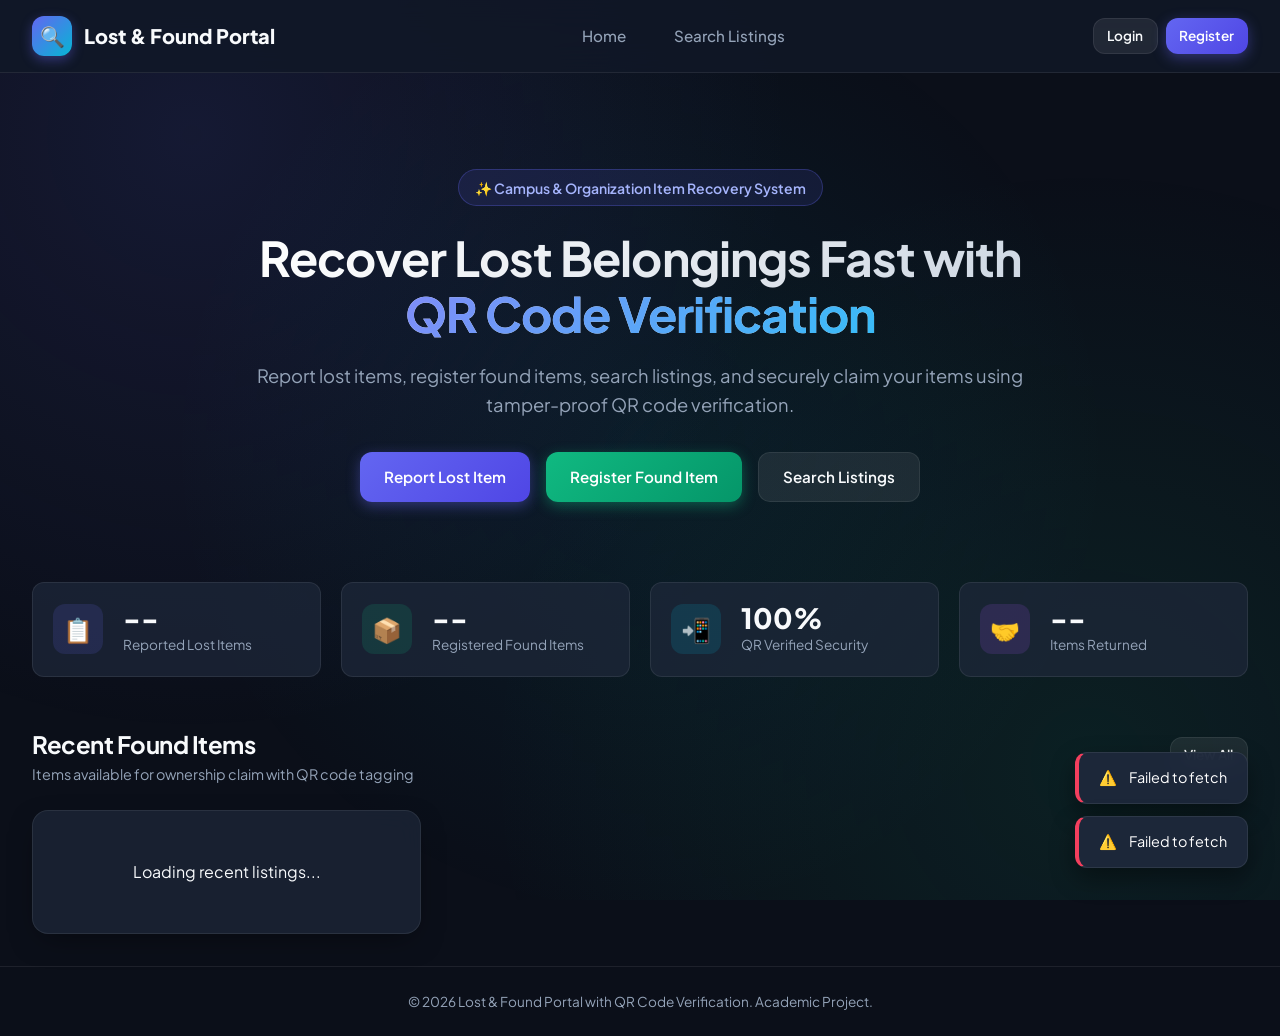
<file: frontend/index.html>
<!DOCTYPE html>
<html lang="en">
<head>
  <meta charset="UTF-8">
  <meta name="viewport" content="width=device-width, initial-scale=1.0">
  <title>Lost & Found Portal with QR Code Verification</title>
  <link rel="stylesheet" href="css/styles.css">
</head>
<body>

  <!-- Navigation Bar -->
  <nav class="navbar">
    <div class="nav-container">
      <a href="index.html" class="brand">
        <div class="brand-icon">🔍</div>
        <span>Lost & Found Portal</span>
      </a>
      <div class="nav-links" id="nav-links-area">
        <!-- Injected by app.js -->
      </div>
      <div id="user-nav-area">
        <!-- Injected by app.js -->
      </div>
    </div>
  </nav>

  <!-- Hero Section -->
  <main class="main-content">
    <section class="hero">
      <div class="hero-badge">✨ Campus & Organization Item Recovery System</div>
      <h1 class="hero-title">Recover Lost Belongings Fast with <span class="hero-highlight">QR Code Verification</span></h1>
      <p class="hero-desc">Report lost items, register found items, search listings, and securely claim your items using tamper-proof QR code verification.</p>
      <div class="hero-actions">
        <a href="report-lost.html" class="btn btn-primary">Report Lost Item</a>
        <a href="register-found.html" class="btn btn-success">Register Found Item</a>
        <a href="search.html" class="btn btn-secondary">Search Listings</a>
      </div>
    </section>

    <!-- Quick Stats Cards -->
    <div class="stats-grid" style="margin-top: 2rem;">
      <div class="stat-card">
        <div class="stat-icon">📋</div>
        <div>
          <div class="stat-value" id="stat-lost">--</div>
          <div class="stat-label">Reported Lost Items</div>
        </div>
      </div>
      <div class="stat-card">
        <div class="stat-icon" style="background:rgba(16, 185, 129, 0.15); color:#6ee7b7;">📦</div>
        <div>
          <div class="stat-value" id="stat-found">--</div>
          <div class="stat-label">Registered Found Items</div>
        </div>
      </div>
      <div class="stat-card">
        <div class="stat-icon" style="background:rgba(6, 182, 212, 0.15); color:#67e8f9;">📲</div>
        <div>
          <div class="stat-value" id="stat-qr">100%</div>
          <div class="stat-label">QR Verified Security</div>
        </div>
      </div>
      <div class="stat-card">
        <div class="stat-icon" style="background:rgba(168, 85, 247, 0.15); color:#d8b4fe;">🤝</div>
        <div>
          <div class="stat-value" id="stat-returned">--</div>
          <div class="stat-label">Items Returned</div>
        </div>
      </div>
    </div>

    <!-- Recent Found Items Grid -->
    <section style="margin-top: 3rem;">
      <div style="display:flex; justify-content:space-between; align-items:center; margin-bottom: 1.5rem;">
        <div>
          <h2>Recent Found Items</h2>
          <p style="color:var(--text-muted); font-size:0.9rem;">Items available for ownership claim with QR code tagging</p>
        </div>
        <a href="search.html" class="btn btn-sm btn-secondary">View All</a>
      </div>
      <div class="items-grid" id="recent-items-grid">
        <div class="card" style="text-align:center; padding:3rem;">Loading recent listings...</div>
      </div>
    </section>
  </main>

  <footer>
    <p>&copy; 2026 Lost & Found Portal with QR Code Verification. Academic Project.</p>
  </footer>

  <script src="js/app.js"></script>
  <script>
    document.addEventListener('DOMContentLoaded', async () => {
      try {
        const stats = await fetchApi('/admin/dashboard');
        document.getElementById('stat-lost').innerText = stats.totalLostItems || 0;
        document.getElementById('stat-found').innerText = stats.totalFoundItems || 0;
        document.getElementById('stat-returned').innerText = stats.returnedItems || 0;
      } catch (e) {}

      try {
        const foundItems = await fetchApi('/found-items');
        const grid = document.getElementById('recent-items-grid');
        if (!foundItems || foundItems.length === 0) {
          grid.innerHTML = '<div class="card" style="grid-column:1/-1; text-align:center; padding:2rem;">No found items registered yet.</div>';
          return;
        }

        grid.innerHTML = foundItems.slice(0, 6).map(item => `
          <div class="card item-card">
            <img src="${item.imageUrl || 'https://images.unsplash.com/photo-1584438784894-089d6a62b8fa?w=500&auto=format&fit=crop&q=60'}" class="item-card-img" alt="${escapeHtml(item.itemName)}" />
            <div class="item-card-header">
              <span class="item-title">${escapeHtml(item.itemName)}</span>
              ${getStatusBadge(item.status)}
            </div>
            <div class="item-meta">
              <span class="meta-tag">🏷️ ${escapeHtml(item.category)}</span>
              <span class="meta-tag">📍 ${escapeHtml(item.locationFound)}</span>
              <span class="meta-tag">📅 ${item.dateFound || ''}</span>
            </div>
            <div style="margin-top:auto; display:flex; justify-content:space-between; align-items:center; pt-2;">
              <span style="font-size:0.75rem; color:var(--text-subtle);">Code: ${item.foundItemIdCode}</span>
              <a href="item-details.html?type=found&id=${item.id}" class="btn btn-sm btn-primary">View & Claim</a>
            </div>
          </div>
        `).join('');
      } catch (e) {}
    });
  </script>
</body>
</html>
</file>
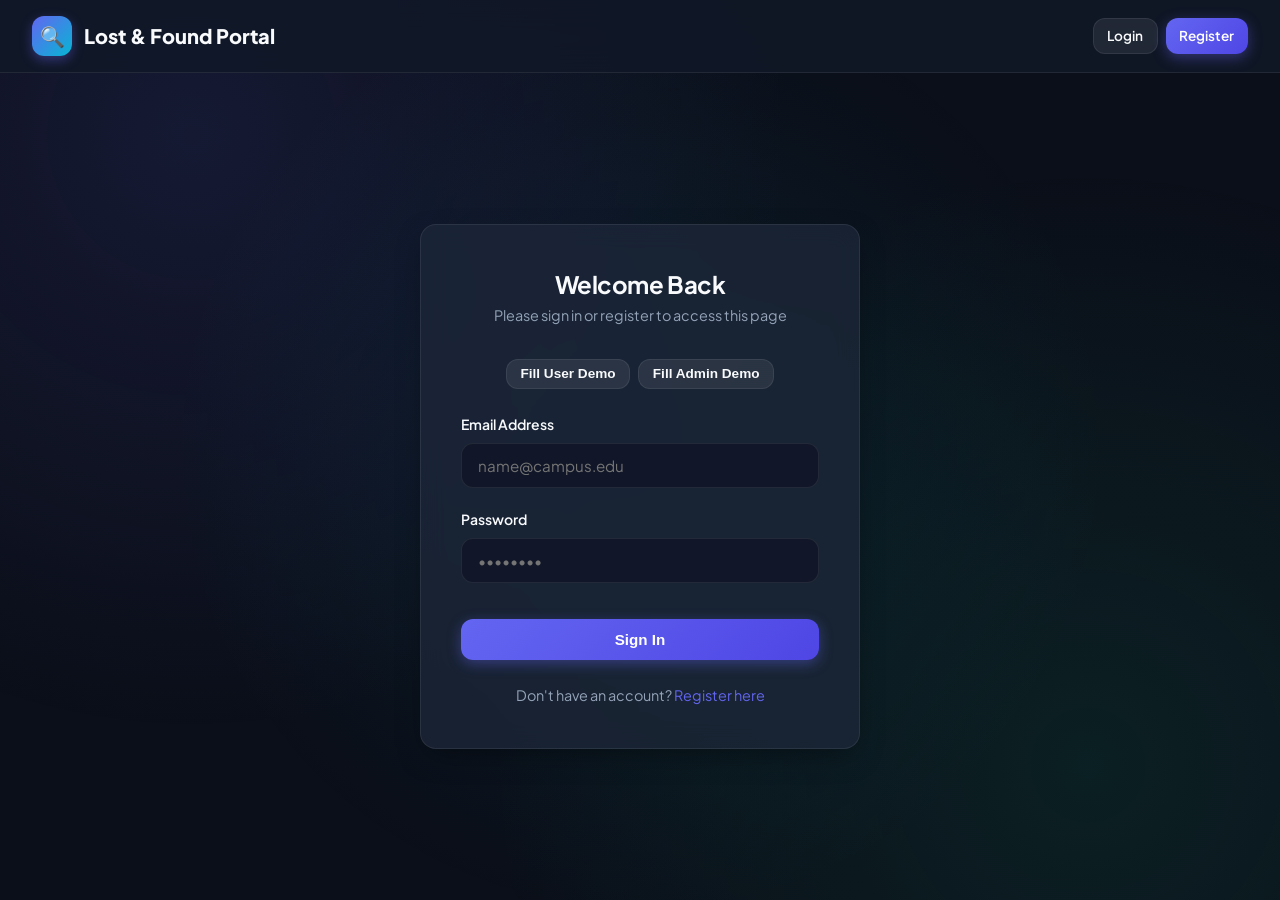
<file: frontend/admin-dashboard.html>
<!DOCTYPE html>
<html lang="en">
<head>
  <meta charset="UTF-8">
  <meta name="viewport" content="width=device-width, initial-scale=1.0">
  <title>Admin Dashboard - Lost & Found Portal</title>
  <link rel="stylesheet" href="css/styles.css">
</head>
<body>

  <nav class="navbar">
    <div class="nav-container">
      <a href="index.html" class="brand">
        <div class="brand-icon">🔍</div>
        <span>Lost & Found Portal</span>
      </a>
      <div class="nav-links" id="nav-links-area"></div>
      <div id="user-nav-area"></div>
    </div>
  </nav>

  <main class="main-content">
    <div style="display:flex; justify-content:space-between; align-items:center; margin-bottom:2rem; flex-wrap:wrap; gap:1rem;">
      <div>
        <h1>Administrator Portal</h1>
        <p style="color:var(--text-muted);">Manage system records, verify ownership claims, scan QR codes, and approve item returns</p>
      </div>
      <div style="display:flex; gap:0.75rem;">
        <a href="qr-verification.html" class="btn btn-primary">📱 Open QR Scanner</a>
        <a href="transaction-history.html" class="btn btn-secondary">📜 View Audit Log</a>
      </div>
    </div>

    <!-- Analytics Cards -->
    <div class="stats-grid">
      <div class="stat-card">
        <div class="stat-icon">👥</div>
        <div>
          <div class="stat-value" id="adm-users">--</div>
          <div class="stat-label">Total Users</div>
        </div>
      </div>
      <div class="stat-card">
        <div class="stat-icon" style="background:rgba(244, 63, 94, 0.15); color:#fda4af;">📋</div>
        <div>
          <div class="stat-value" id="adm-lost">--</div>
          <div class="stat-label">Lost Reports</div>
        </div>
      </div>
      <div class="stat-card">
        <div class="stat-icon" style="background:rgba(16, 185, 129, 0.15); color:#6ee7b7;">📦</div>
        <div>
          <div class="stat-value" id="adm-found">--</div>
          <div class="stat-label">Found Records</div>
        </div>
      </div>
      <div class="stat-card">
        <div class="stat-icon" style="background:rgba(245, 158, 11, 0.15); color:#fcd34d;">⌛</div>
        <div>
          <div class="stat-value" id="adm-claims">--</div>
          <div class="stat-label">Pending Claims</div>
        </div>
      </div>
      <div class="stat-card">
        <div class="stat-icon" style="background:rgba(168, 85, 247, 0.15); color:#d8b4fe;">🔗</div>
        <div>
          <div class="stat-value" id="adm-matched">--</div>
          <div class="stat-label">Matched Items</div>
        </div>
      </div>
      <div class="stat-card">
        <div class="stat-icon" style="background:rgba(6, 182, 212, 0.15); color:#67e8f9;">✅</div>
        <div>
          <div class="stat-value" id="adm-claimed">--</div>
          <div class="stat-label">Claimed Items</div>
        </div>
      </div>
      <div class="stat-card">
        <div class="stat-icon" style="background:rgba(16, 185, 129, 0.15); color:#6ee7b7;">🤝</div>
        <div>
          <div class="stat-value" id="adm-returned">--</div>
          <div class="stat-label">Returned Items</div>
        </div>
      </div>
      <div class="stat-card">
        <div class="stat-icon" style="background:rgba(244, 63, 94, 0.15); color:#fda4af;">❌</div>
        <div>
          <div class="stat-value" id="adm-rejected">--</div>
          <div class="stat-label">Rejected Claims</div>
        </div>
      </div>
    </div>

    <!-- Admin Tabs Navigation -->
    <div class="tabs">
      <button class="tab-btn active" onclick="switchAdminTab('claims')">Claim Management</button>
      <button class="tab-btn" onclick="switchAdminTab('found')">Found Items</button>
      <button class="tab-btn" onclick="switchAdminTab('lost')">Lost Items</button>
      <button class="tab-btn" onclick="switchAdminTab('users')">User Accounts</button>
    </div>

    <!-- Section 1: Claims Management -->
    <div id="adm-tab-claims" class="tab-content active">
      <div class="table-container">
        <table class="data-table">
          <thead>
            <tr>
              <th>Claim Code</th>
              <th>Found Item</th>
              <th>Claimant</th>
              <th>Contact Details</th>
              <th>Status</th>
              <th>QR Status</th>
              <th>Verification & Approval Actions</th>
            </tr>
          </thead>
          <tbody id="adm-claims-body">
            <tr><td colspan="7" style="text-align:center;">Loading claims...</td></tr>
          </tbody>
        </table>
      </div>
    </div>

    <!-- Section 2: Found Items Management -->
    <div id="adm-tab-found" class="tab-content">
      <div class="table-container">
        <table class="data-table">
          <thead>
            <tr>
              <th>Item Code</th>
              <th>Item Name</th>
              <th>Category</th>
              <th>Location</th>
              <th>Date Found</th>
              <th>Status</th>
              <th>QR Code & Number</th>
              <th>Actions</th>
            </tr>
          </thead>
          <tbody id="adm-found-body">
            <tr><td colspan="8" style="text-align:center;">Loading found items...</td></tr>
          </tbody>
        </table>
      </div>
    </div>

    <!-- Section 3: Lost Items Management -->
    <div id="adm-tab-lost" class="tab-content">
      <div class="table-container">
        <table class="data-table">
          <thead>
            <tr>
              <th>Item Code</th>
              <th>Item Name</th>
              <th>Category</th>
              <th>Reporter</th>
              <th>Location Lost</th>
              <th>Date Lost</th>
              <th>Status</th>
              <th>Actions</th>
            </tr>
          </thead>
          <tbody id="adm-lost-body">
            <tr><td colspan="8" style="text-align:center;">Loading lost items...</td></tr>
          </tbody>
        </table>
      </div>
    </div>

    <!-- Section 4: Users Management -->
    <div id="adm-tab-users" class="tab-content">
      <div class="table-container">
        <table class="data-table">
          <thead>
            <tr>
              <th>ID</th>
              <th>Full Name</th>
              <th>Email</th>
              <th>Phone Number</th>
              <th>Student/Employee ID</th>
              <th>Role</th>
              <th>Registered Date</th>
            </tr>
          </thead>
          <tbody id="adm-users-body">
            <tr><td colspan="7" style="text-align:center;">Loading users...</td></tr>
          </tbody>
        </table>
      </div>
    </div>
  </main>

  <script src="js/app.js"></script>
  <script>
    function switchAdminTab(tabId) {
      document.querySelectorAll('.tab-btn').forEach(btn => btn.classList.remove('active'));
      document.querySelectorAll('.tab-content').forEach(c => c.classList.remove('active'));

      event.target.classList.add('active');
      document.getElementById(`adm-tab-${tabId}`).classList.add('active');
    }

    async function loadAdminData() {
      const user = await requireAuth('ADMIN');
      if (!user) return;

      try {
        const stats = await fetchApi('/admin/dashboard');
        document.getElementById('adm-users').innerText = stats.totalUsers || 0;
        document.getElementById('adm-lost').innerText = stats.totalLostItems || 0;
        document.getElementById('adm-found').innerText = stats.totalFoundItems || 0;
        document.getElementById('adm-claims').innerText = stats.pendingClaims || 0;
        document.getElementById('adm-matched').innerText = stats.matchedItems || 0;
        document.getElementById('adm-claimed').innerText = stats.claimedItems || 0;
        document.getElementById('adm-returned').innerText = stats.returnedItems || 0;
        document.getElementById('adm-rejected').innerText = stats.rejectedClaims || 0;

        // 1. Claims
        const claims = await fetchApi('/claims');
        const cBody = document.getElementById('adm-claims-body');
        if (!claims || claims.length === 0) {
          cBody.innerHTML = '<tr><td colspan="7" style="text-align:center; padding:1.5rem;">No claims submitted yet.</td></tr>';
        } else {
          cBody.innerHTML = claims.map(c => `
            <tr>
              <td><strong>${c.claimIdCode}</strong></td>
              <td>${escapeHtml(c.foundItemName)} (${c.foundItemCode})</td>
              <td>${escapeHtml(c.claimantName)}</td>
              <td>${escapeHtml(c.contactDetails)}</td>
              <td>${getStatusBadge(c.status)}</td>
              <td><span style="font-size:0.8rem; color:var(--text-muted);">${escapeHtml(c.qrVerificationResult || 'Scan Needed')}</span></td>
              <td>
                <div style="display:flex; gap:0.35rem; flex-wrap:wrap;">
                  <a href="qr-verification.html?claimId=${c.id}&foundCode=${c.foundItemCode}" class="btn btn-sm btn-primary" title="Scan or Verify physical QR code">📱 Verify QR</a>
                  ${c.status === 'PENDING' || c.status === 'UNDER_REVIEW' ? `
                    <button onclick="approveClaimDirect(${c.id})" class="btn btn-sm btn-success" title="Approve claim directly">✅ Approve</button>
                    <button onclick="rejectClaimDirect(${c.id})" class="btn btn-sm btn-danger" title="Reject claim">❌ Reject</button>
                  ` : ''}
                  ${c.status === 'APPROVED' ? `<button onclick="markReturned(${c.id})" class="btn btn-sm btn-success">🤝 Mark Returned</button>` : ''}
                </div>
              </td>
            </tr>
          `).join('');
        }

        // 2. Found Items
        const found = await fetchApi('/found-items');
        const fBody = document.getElementById('adm-found-body');
        if (!found || found.length === 0) {
          fBody.innerHTML = '<tr><td colspan="8" style="text-align:center; padding:1.5rem;">No found items.</td></tr>';
        } else {
          fBody.innerHTML = found.map(item => {
            const qrNum = item.qrCodeId || item.foundItemIdCode;
            return `
              <tr>
                <td><code>${item.foundItemIdCode}</code></td>
                <td><strong>${escapeHtml(item.itemName)}</strong></td>
                <td>${escapeHtml(item.category)}</td>
                <td>${escapeHtml(item.locationFound)}</td>
                <td>${item.dateFound}</td>
                <td>${getStatusBadge(item.status)}</td>
                <td>
                  <div style="display:flex; flex-direction:column; gap:0.35rem;">
                    <div style="display:flex; align-items:center; gap:0.35rem; flex-wrap:wrap;">
                      <code style="font-size:0.85rem; color:var(--accent-cyan); background:rgba(6, 182, 212, 0.12); padding:0.2rem 0.45rem; border-radius:4px; font-weight:600;">${escapeHtml(qrNum)}</code>
                      <button onclick="copyToClipboard('${escapeHtml(qrNum)}', 'QR Code Number ${escapeHtml(qrNum)} copied!')" class="btn btn-sm btn-secondary" style="padding:0.15rem 0.4rem; font-size:0.75rem;" title="Copy QR Code number to clipboard">📋 Copy</button>
                    </div>
                    <div style="display:flex; gap:0.35rem; margin-top:0.15rem; flex-wrap:wrap;">
                      <a href="qr-verification.html?code=${encodeURIComponent(qrNum)}" class="btn btn-sm btn-primary" style="padding:0.15rem 0.45rem; font-size:0.75rem;" title="Verify QR Code">📱 Verify</a>
                      <a href="/api/qr/image/${item.id}" target="_blank" download="QR-${item.foundItemIdCode}.png" class="btn btn-sm btn-secondary" style="padding:0.15rem 0.45rem; font-size:0.75rem;" title="View or Download QR Image">🖼️ Image</a>
                    </div>
                  </div>
                </td>
                <td>
                  <select onchange="updateFoundStatus(${item.id}, this.value)" class="form-control" style="padding:0.25rem 0.5rem; font-size:0.8rem; width:auto;">
                    <option value="" disabled selected>Change Status</option>
                    <option value="REPORTED">REPORTED</option>
                    <option value="MATCHED">MATCHED</option>
                    <option value="CLAIMED">CLAIMED</option>
                    <option value="RETURNED">RETURNED</option>
                    <option value="REJECTED">REJECTED</option>
                  </select>
                </td>
              </tr>
            `;
          }).join('');
        }

        // 3. Lost Items
        const lost = await fetchApi('/lost-items');
        const lBody = document.getElementById('adm-lost-body');
        if (!lost || lost.length === 0) {
          lBody.innerHTML = '<tr><td colspan="8" style="text-align:center; padding:1.5rem;">No lost items.</td></tr>';
        } else {
          lBody.innerHTML = lost.map(item => `
            <tr>
              <td><code>${item.lostItemIdCode}</code></td>
              <td><strong>${escapeHtml(item.itemName)}</strong></td>
              <td>${escapeHtml(item.category)}</td>
              <td>${escapeHtml(item.reporterName)}</td>
              <td>${escapeHtml(item.locationLost)}</td>
              <td>${item.dateLost}</td>
              <td>${getStatusBadge(item.status)}</td>
              <td>
                <select onchange="updateLostStatus(${item.id}, this.value)" class="form-control" style="padding:0.25rem 0.5rem; font-size:0.8rem; width:auto;">
                  <option value="" disabled selected>Change Status</option>
                  <option value="REPORTED">REPORTED</option>
                  <option value="MATCHED">MATCHED</option>
                  <option value="CLAIMED">CLAIMED</option>
                  <option value="RETURNED">RETURNED</option>
                  <option value="REJECTED">REJECTED</option>
                </select>
              </td>
            </tr>
          `).join('');
        }

        // 4. Users
        const users = await fetchApi('/users');
        const uBody = document.getElementById('adm-users-body');
        if (!users || users.length === 0) {
          uBody.innerHTML = '<tr><td colspan="7" style="text-align:center; padding:1.5rem;">No registered users.</td></tr>';
        } else {
          uBody.innerHTML = users.map(u => `
            <tr>
              <td>#${u.id}</td>
              <td><strong>${escapeHtml(u.fullName)}</strong></td>
              <td>${escapeHtml(u.email)}</td>
              <td>${escapeHtml(u.phoneNumber)}</td>
              <td>${escapeHtml(u.studentEmpId)}</td>
              <td><span class="${u.role === 'ADMIN' ? 'role-pill admin' : 'role-pill user'}">${u.role}</span></td>
              <td>${u.createdAt ? u.createdAt.split('T')[0] : ''}</td>
            </tr>
          `).join('');
        }

      } catch (err) {}
    }

    async function approveClaimDirect(claimId) {
      if (!confirm("Are you sure you want to approve this claim? Status will be updated to APPROVED & CLAIMED.")) return;
      try {
        await fetchApi(`/claims/${claimId}/review?status=APPROVED&adminNotes=Approved by Admin&qrVerificationResult=QR Verified & Approved`, { method: 'PUT' });
        showToast('Claim approved successfully! Item status changed to CLAIMED.', 'success');
        loadAdminData();
      } catch (err) {}
    }

    async function rejectClaimDirect(claimId) {
      if (!confirm("Are you sure you want to reject this claim?")) return;
      try {
        await fetchApi(`/claims/${claimId}/review?status=REJECTED&adminNotes=Rejected by Admin`, { method: 'PUT' });
        showToast('Claim rejected.', 'error');
        loadAdminData();
      } catch (err) {}
    }

    async function updateFoundStatus(id, newStatus) {
      if (!newStatus) return;
      try {
        await fetchApi(`/admin/found-items/${id}/status?status=${newStatus}`, { method: 'PUT' });
        showToast(`Status updated to ${newStatus}`, 'success');
        loadAdminData();
      } catch (err) {}
    }

    async function updateLostStatus(id, newStatus) {
      if (!newStatus) return;
      try {
        await fetchApi(`/admin/lost-items/${id}/status?status=${newStatus}`, { method: 'PUT' });
        showToast(`Status updated to ${newStatus}`, 'success');
        loadAdminData();
      } catch (err) {}
    }

    async function markReturned(claimId) {
      if (!confirm("Are you sure you want to mark this item as physically RETURNED to the claimant?")) return;
      try {
        await fetchApi(`/claims/${claimId}/return`, { method: 'PUT' });
        showToast('Item successfully marked as RETURNED', 'success');
        loadAdminData();
      } catch (err) {}
    }

    document.addEventListener('DOMContentLoaded', loadAdminData);
  </script>
</body>
</html>
</file>
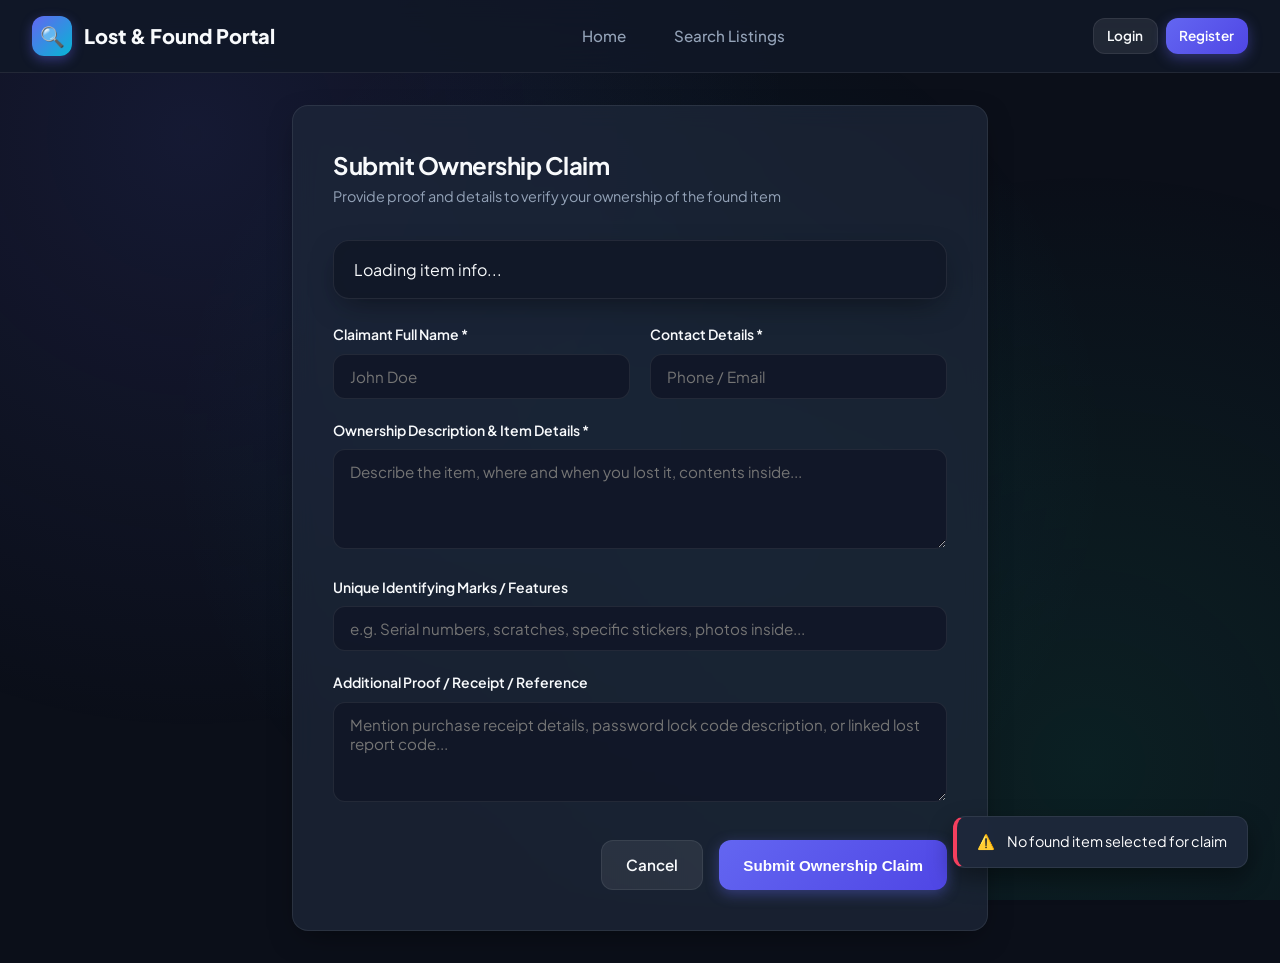
<file: frontend/claim-item.html>
<!DOCTYPE html>
<html lang="en">
<head>
  <meta charset="UTF-8">
  <meta name="viewport" content="width=device-width, initial-scale=1.0">
  <title>Submit Claim - Lost & Found Portal</title>
  <link rel="stylesheet" href="css/styles.css">
</head>
<body>

  <nav class="navbar">
    <div class="nav-container">
      <a href="index.html" class="brand">
        <div class="brand-icon">🔍</div>
        <span>Lost & Found Portal</span>
      </a>
      <div class="nav-links" id="nav-links-area"></div>
      <div id="user-nav-area"></div>
    </div>
  </nav>

  <main class="main-content" style="max-width:760px;">
    <div class="card" style="padding:2.5rem;">
      <div style="margin-bottom:2rem;">
        <h2>Submit Ownership Claim</h2>
        <p style="color:var(--text-muted); font-size:0.9rem;">Provide proof and details to verify your ownership of the found item</p>
      </div>

      <!-- Item Preview Summary -->
      <div id="item-summary" class="card" style="margin-bottom:1.5rem; background:rgba(17, 24, 39, 0.9); padding:1rem 1.25rem;">
        Loading item info...
      </div>

      <form id="claim-form">
        <input type="hidden" id="foundItemId" />
        <input type="hidden" id="lostItemId" />

        <div class="form-row">
          <div class="form-group">
            <label class="form-label" for="claimantName">Claimant Full Name *</label>
            <input type="text" id="claimantName" class="form-control" required placeholder="John Doe" />
          </div>
          <div class="form-group">
            <label class="form-label" for="contactDetails">Contact Details *</label>
            <input type="text" id="contactDetails" class="form-control" required placeholder="Phone / Email" />
          </div>
        </div>

        <div class="form-group">
          <label class="form-label" for="itemDescription">Ownership Description & Item Details *</label>
          <textarea id="itemDescription" class="form-control" required placeholder="Describe the item, where and when you lost it, contents inside..."></textarea>
        </div>

        <div class="form-group">
          <label class="form-label" for="identifyingDetails">Unique Identifying Marks / Features</label>
          <input type="text" id="identifyingDetails" class="form-control" placeholder="e.g. Serial numbers, scratches, specific stickers, photos inside..." />
        </div>

        <div class="form-group">
          <label class="form-label" for="proofDetails">Additional Proof / Receipt / Reference</label>
          <textarea id="proofDetails" class="form-control" placeholder="Mention purchase receipt details, password lock code description, or linked lost report code..."></textarea>
        </div>

        <div style="display:flex; justify-content:flex-end; gap:1rem; margin-top:2rem;">
          <a href="search.html" class="btn btn-secondary">Cancel</a>
          <button type="submit" class="btn btn-primary">Submit Ownership Claim</button>
        </div>
      </form>
    </div>
  </main>

  <script src="js/app.js"></script>
  <script>
    const urlParams = new URLSearchParams(window.location.search);
    const foundId = urlParams.get('foundId');
    const lostId = urlParams.get('lostId');

    async function initClaimForm() {
      if (!foundId) {
        showToast('No found item selected for claim', 'error');
        setTimeout(() => window.location.href = 'search.html', 1500);
        return;
      }

      document.getElementById('foundItemId').value = foundId;
      if (lostId) document.getElementById('lostItemId').value = lostId;

      try {
        const item = await fetchApi(`/found-items/${foundId}`);
        document.getElementById('item-summary').innerHTML = `
          <div style="display:flex; justify-content:space-between; align-items:center;">
            <div>
              <div style="font-size:0.8rem; color:var(--text-subtle);">Claiming Found Item:</div>
              <strong style="font-size:1.1rem; color:var(--text-main);">${escapeHtml(item.itemName)}</strong>
              <div style="font-size:0.85rem; color:var(--text-muted);">${escapeHtml(item.category)} • ${escapeHtml(item.locationFound)}</div>
            </div>
            <div><code>${item.foundItemIdCode}</code></div>
          </div>
        `;

        const user = await fetchApi('/auth/me');
        if (user) {
          document.getElementById('claimantName').value = user.fullName || '';
          document.getElementById('contactDetails').value = `${user.email} | ${user.phoneNumber || ''}`;
        }
      } catch (err) {}
    }

    document.getElementById('claim-form').addEventListener('submit', async (e) => {
      e.preventDefault();

      const payload = {
        foundItemId: parseInt(document.getElementById('foundItemId').value),
        lostItemId: document.getElementById('lostItemId').value ? parseInt(document.getElementById('lostItemId').value) : null,
        claimantName: document.getElementById('claimantName').value.trim(),
        contactDetails: document.getElementById('contactDetails').value.trim(),
        itemDescription: document.getElementById('itemDescription').value.trim(),
        identifyingDetails: document.getElementById('identifyingDetails').value.trim(),
        proofDetails: document.getElementById('proofDetails').value.trim()
      };

      try {
        const res = await fetchApi('/claims', {
          method: 'POST',
          body: JSON.stringify(payload)
        });

        showToast(`Ownership claim submitted! Claim Code: ${res.claimIdCode}`, 'success');
        setTimeout(() => {
          window.location.href = 'claim-status.html';
        }, 1000);
      } catch (err) {}
    });

    document.addEventListener('DOMContentLoaded', initClaimForm);
  </script>
</body>
</html>
</file>
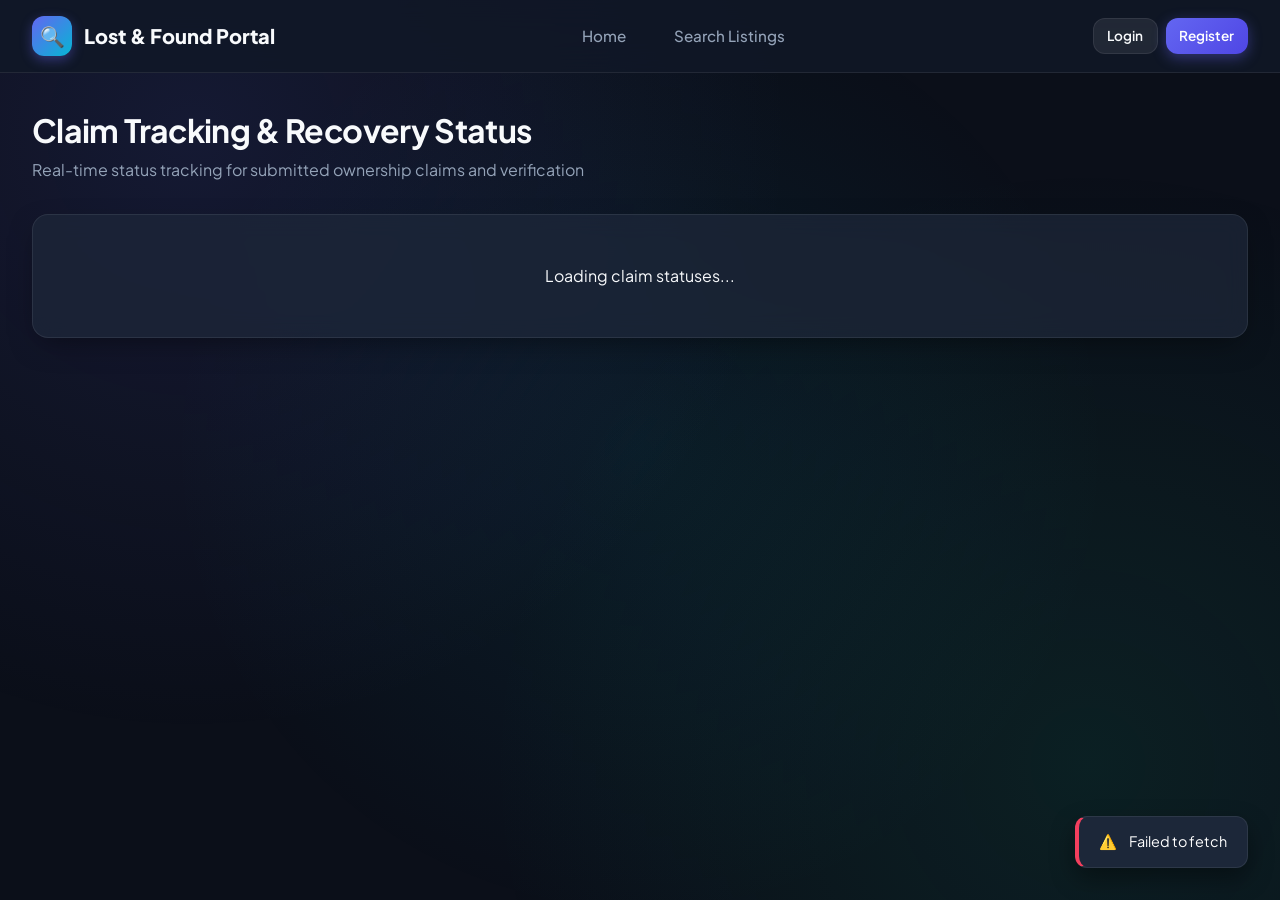
<file: frontend/claim-status.html>
<!DOCTYPE html>
<html lang="en">
<head>
  <meta charset="UTF-8">
  <meta name="viewport" content="width=device-width, initial-scale=1.0">
  <title>Track Claim Status - Lost & Found Portal</title>
  <link rel="stylesheet" href="css/styles.css">
</head>
<body>

  <nav class="navbar">
    <div class="nav-container">
      <a href="index.html" class="brand">
        <div class="brand-icon">🔍</div>
        <span>Lost & Found Portal</span>
      </a>
      <div class="nav-links" id="nav-links-area"></div>
      <div id="user-nav-area"></div>
    </div>
  </nav>

  <main class="main-content">
    <div style="margin-bottom:2rem;">
      <h1>Claim Tracking & Recovery Status</h1>
      <p style="color:var(--text-muted);">Real-time status tracking for submitted ownership claims and verification</p>
    </div>

    <div id="claims-status-container" style="display:flex; flex-direction:column; gap:1.5rem;">
      <div class="card" style="text-align:center; padding:3rem;">Loading claim statuses...</div>
    </div>
  </main>

  <script src="js/app.js"></script>
  <script>
    async function loadClaims() {
      try {
        const claims = await fetchApi('/claims/my');
        const container = document.getElementById('claims-status-container');

        if (!claims || claims.length === 0) {
          container.innerHTML = '<div class="card" style="text-align:center; padding:3rem;">No active claim requests submitted yet.</div>';
          return;
        }

        container.innerHTML = claims.map(c => `
          <div class="card" style="padding:2rem;">
            <div style="display:flex; justify-content:space-between; align-items:flex-start; flex-wrap:wrap; gap:1rem; margin-bottom:1rem;">
              <div>
                <div style="font-size:0.8rem; color:var(--text-subtle);">Claim Reference Code:</div>
                <strong style="font-size:1.2rem; color:var(--primary);">${c.claimIdCode}</strong>
                <div style="font-size:0.95rem; color:var(--text-main); margin-top:0.25rem;">
                  Item: <strong>${escapeHtml(c.foundItemName)}</strong> (<code>${c.foundItemCode}</code>)
                </div>
              </div>
              <div>${getStatusBadge(c.status)}</div>
            </div>

            <!-- Workflow Lifecycle Tracker -->
            <div style="display:flex; justify-content:space-between; align-items:center; background:rgba(17, 24, 39, 0.9); padding:1rem 1.5rem; border-radius:12px; margin:1.5rem 0; gap:0.5rem; overflow-x:auto;">
              <div style="text-align:center; flex:1;">
                <div style="width:28px; height:28px; border-radius:50%; background:#10b981; color:#fff; display:flex; align-items:center; justify-content:center; margin:0 auto 0.35rem; font-size:0.75rem; font-weight:700;">✓</div>
                <div style="font-size:0.75rem; font-weight:600;">CLAIM SUBMITTED</div>
              </div>
              <div style="height:2px; background:var(--border-color); flex:1;"></div>
              <div style="text-align:center; flex:1;">
                <div style="width:28px; height:28px; border-radius:50%; background:${c.status !== 'PENDING' ? '#10b981' : 'var(--border-color)'}; color:#fff; display:flex; align-items:center; justify-content:center; margin:0 auto 0.35rem; font-size:0.75rem; font-weight:700;">${c.status !== 'PENDING' ? '✓' : '2'}</div>
                <div style="font-size:0.75rem; font-weight:600;">UNDER REVIEW</div>
              </div>
              <div style="height:2px; background:var(--border-color); flex:1;"></div>
              <div style="text-align:center; flex:1;">
                <div style="width:28px; height:28px; border-radius:50%; background:${c.status === 'APPROVED' || c.status === 'RETURNED' ? '#10b981' : (c.status === 'REJECTED' ? '#f43f5e' : 'var(--border-color)')}; color:#fff; display:flex; align-items:center; justify-content:center; margin:0 auto 0.35rem; font-size:0.75rem; font-weight:700;">${c.status === 'APPROVED' || c.status === 'RETURNED' ? '✓' : (c.status === 'REJECTED' ? '✕' : '3')}</div>
                <div style="font-size:0.75rem; font-weight:600;">${c.status === 'REJECTED' ? 'REJECTED' : 'QR VERIFIED'}</div>
              </div>
              <div style="height:2px; background:var(--border-color); flex:1;"></div>
              <div style="text-align:center; flex:1;">
                <div style="width:28px; height:28px; border-radius:50%; background:${c.status === 'RETURNED' ? '#10b981' : 'var(--border-color)'}; color:#fff; display:flex; align-items:center; justify-content:center; margin:0 auto 0.35rem; font-size:0.75rem; font-weight:700;">${c.status === 'RETURNED' ? '✓' : '4'}</div>
                <div style="font-size:0.75rem; font-weight:600;">HANDOVER COMPLETE</div>
              </div>
            </div>

            <div style="display:grid; grid-template-columns:1fr 1fr; gap:1.5rem; font-size:0.9rem;">
              <div>
                <strong>Claimant Details:</strong> ${escapeHtml(c.claimantName)} (${escapeHtml(c.contactDetails)})
                <br>
                <strong>Identifying Proof:</strong> ${escapeHtml(c.identifyingDetails || 'Provided')}
              </div>
              <div>
                <strong>QR Verification Status:</strong> ${escapeHtml(c.qrVerificationResult || 'Pending Administrator QR Scan')}
                <br>
                <strong>Admin Notes:</strong> ${escapeHtml(c.adminNotes || 'Review in progress by administration office')}
              </div>
            </div>
          </div>
        `).join('');

      } catch (err) {}
    }

    document.addEventListener('DOMContentLoaded', loadClaims);
  </script>
</body>
</html>
</file>
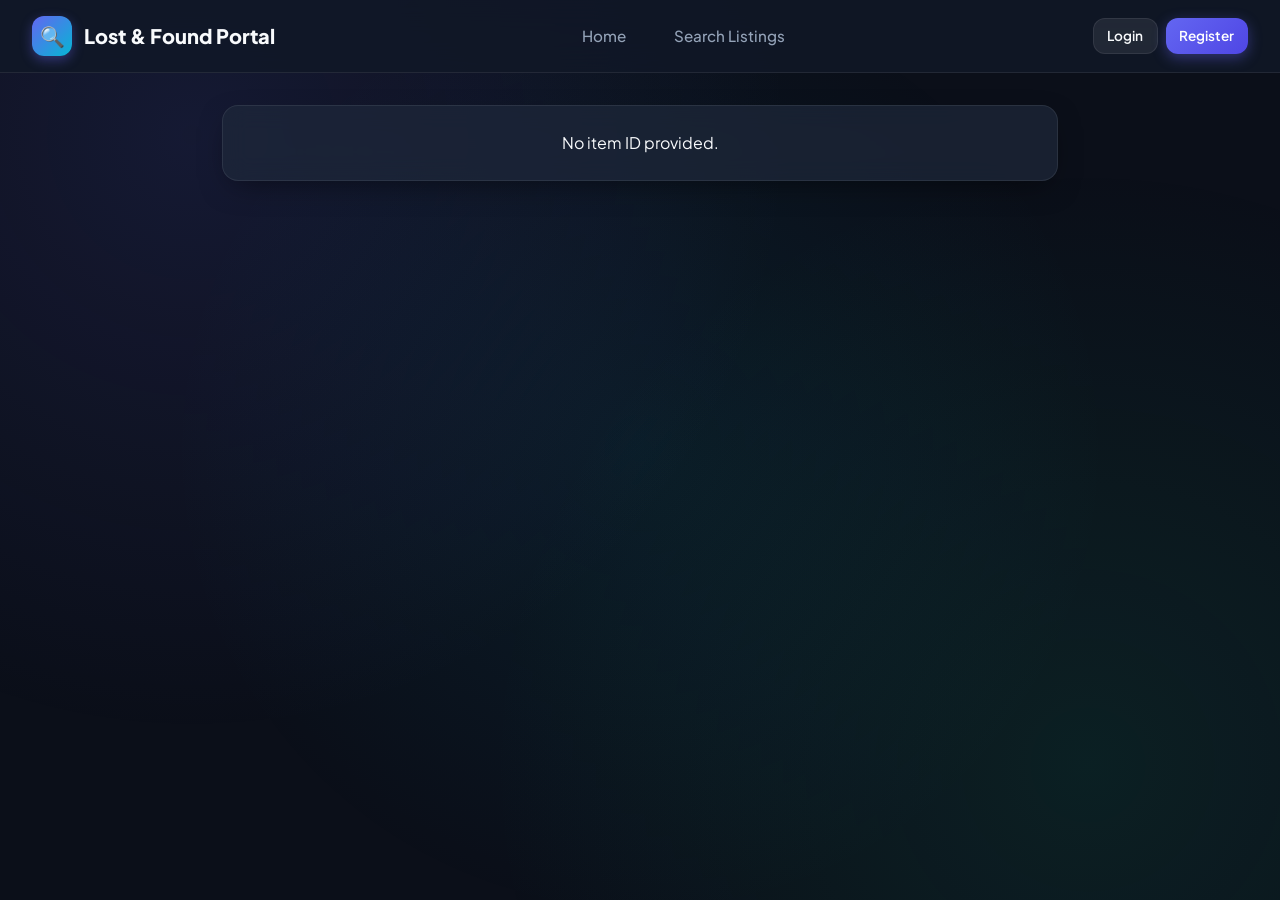
<file: frontend/item-details.html>
<!DOCTYPE html>
<html lang="en">
<head>
  <meta charset="UTF-8">
  <meta name="viewport" content="width=device-width, initial-scale=1.0">
  <title>Item Details - Lost & Found Portal</title>
  <link rel="stylesheet" href="css/styles.css">
</head>
<body>

  <nav class="navbar">
    <div class="nav-container">
      <a href="index.html" class="brand">
        <div class="brand-icon">🔍</div>
        <span>Lost & Found Portal</span>
      </a>
      <div class="nav-links" id="nav-links-area"></div>
      <div id="user-nav-area"></div>
    </div>
  </nav>

  <main class="main-content" style="max-width:900px;">
    <div id="details-container">Loading item details...</div>
  </main>

  <script src="js/app.js"></script>
  <script>
    const urlParams = new URLSearchParams(window.location.search);
    const itemType = urlParams.get('type') || 'found';
    const itemId = urlParams.get('id');

    async function loadItemDetails() {
      if (!itemId) {
        document.getElementById('details-container').innerHTML = '<div class="card" style="text-align:center;">No item ID provided.</div>';
        return;
      }

      try {
        const endpoint = itemType === 'lost' ? `/lost-items/${itemId}` : `/found-items/${itemId}`;
        const item = await fetchApi(endpoint);

        const container = document.getElementById('details-container');

        let qrSection = '';
        if (itemType === 'found' && item.qrCodeImageBase64) {
          qrSection = `
            <div class="card" style="margin-top:1.5rem; text-align:center; padding:1.5rem;">
              <h4>Associated Security QR Code</h4>
              <p style="color:var(--text-muted); font-size:0.85rem; margin-bottom:1rem;">Scan this QR code during claiming for verification</p>
              <img src="${item.qrCodeImageBase64}" style="width:180px; height:180px; border-radius:12px; background:#fff; padding:10px; margin-bottom:1rem;" />
              <div style="font-size:0.8rem; color:var(--text-subtle); margin-bottom:1rem;">QR ID: ${item.qrCodeId || 'N/A'}</div>
              <a href="/api/qr/image/${item.id}" class="btn btn-sm btn-secondary" download>Download QR PNG Image</a>
            </div>
          `;
        }

        const claimBtn = itemType === 'found' && (item.status === 'REPORTED' || item.status === 'MATCHED') ?
          `<a href="claim-item.html?foundId=${item.id}" class="btn btn-primary">✋ Submit Ownership Claim</a>` : '';

        container.innerHTML = `
          <div class="card" style="padding:2.5rem;">
            <div style="display:flex; justify-content:space-between; align-items:flex-start; margin-bottom:1.5rem; flex-wrap:wrap; gap:1rem;">
              <div>
                <span class="badge ${itemType === 'lost' ? 'badge-type-lost' : 'badge-type-found'}">${itemType.toUpperCase()} ITEM</span>
                <h1 style="margin-top:0.35rem;">${escapeHtml(item.itemName)}</h1>
                <div style="font-size:0.9rem; color:var(--text-muted);">Unique ID: <code>${item.lostItemIdCode || item.foundItemIdCode}</code></div>
              </div>
              <div>${getStatusBadge(item.status)}</div>
            </div>

            <div style="display:grid; grid-template-columns: 1fr 1fr; gap:2rem; margin-bottom:1.5rem;">
              <div>
                <img src="${item.imageUrl || 'https://images.unsplash.com/photo-1584438784894-089d6a62b8fa?w=500&auto=format&fit=crop&q=60'}" style="width:100%; height:260px; object-fit:cover; border-radius:12px; border:1px solid var(--border-color);" />
              </div>
              <div style="display:flex; flex-direction:column; gap:0.75rem;">
                <div><strong>Category:</strong> ${escapeHtml(item.category)}</div>
                <div><strong>Location ${itemType === 'lost' ? 'Lost' : 'Found'}:</strong> ${escapeHtml(item.locationLost || item.locationFound)}</div>
                <div><strong>Date ${itemType === 'lost' ? 'Lost' : 'Found'}:</strong> ${item.dateLost || item.dateFound}</div>
                <div><strong>Time:</strong> ${item.timeLost || item.timeFound || 'Not specified'}</div>
                <div><strong>Color:</strong> ${escapeHtml(item.color || 'N/A')}</div>
                <div><strong>Brand:</strong> ${escapeHtml(item.brand || 'N/A')}</div>
                <div><strong>Characteristics:</strong> ${escapeHtml(item.characteristics || 'None')}</div>
              </div>
            </div>

            <div style="border-top:1px solid var(--border-color); pt-3; margin-top:1rem; padding-top:1.5rem;">
              <h4>Full Description</h4>
              <p style="color:var(--text-muted); margin-top:0.5rem;">${escapeHtml(item.description)}</p>
            </div>

            ${qrSection}

            <div style="display:flex; justify-content:space-between; align-items:center; margin-top:2rem; border-top:1px solid var(--border-color); padding-top:1.5rem;">
              <a href="search.html" class="btn btn-secondary">← Back to Search</a>
              ${claimBtn}
            </div>
          </div>
        `;
      } catch (err) {}
    }

    document.addEventListener('DOMContentLoaded', loadItemDetails);
  </script>
</body>
</html>
</file>
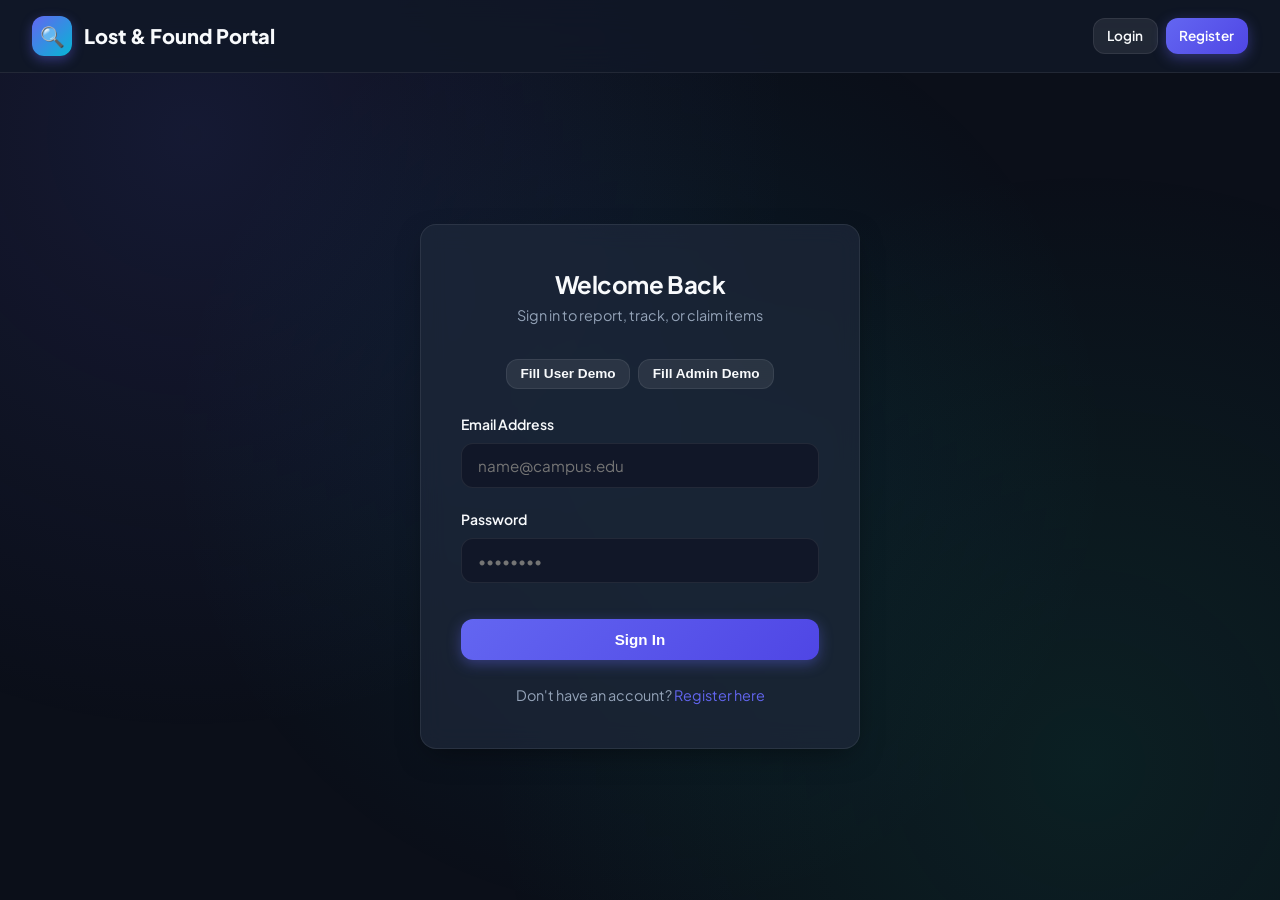
<file: frontend/login.html>
<!DOCTYPE html>
<html lang="en">
<head>
  <meta charset="UTF-8">
  <meta name="viewport" content="width=device-width, initial-scale=1.0">
  <title>Login - Lost & Found Portal</title>
  <link rel="stylesheet" href="css/styles.css">
</head>
<body>

  <nav class="navbar">
    <div class="nav-container">
      <a href="index.html" class="brand">
        <div class="brand-icon">🔍</div>
        <span>Lost & Found Portal</span>
      </a>
      <div id="user-nav-area"></div>
    </div>
  </nav>

  <main class="main-content" style="display:flex; align-items:center; justify-content:center; min-height:80vh;">
    <div class="card" style="width:100%; max-width:440px; padding:2.5rem;">
      <div style="text-align:center; margin-bottom:2rem;">
        <h2>Welcome Back</h2>
        <p style="color:var(--text-muted); font-size:0.9rem;" id="login-subtext">Sign in to report, track, or claim items</p>
      </div>

      <!-- Quick Demo Fill Buttons -->
      <div style="display:flex; gap:0.5rem; margin-bottom:1.5rem; justify-content:center;">
        <button type="button" onclick="fillDemo('user')" class="btn btn-sm btn-secondary">Fill User Demo</button>
        <button type="button" onclick="fillDemo('admin')" class="btn btn-sm btn-secondary">Fill Admin Demo</button>
      </div>

      <form id="login-form">
        <div class="form-group">
          <label class="form-label" for="email">Email Address</label>
          <input type="email" id="email" class="form-control" required placeholder="name@campus.edu" />
        </div>

        <div class="form-group">
          <label class="form-label" for="password">Password</label>
          <input type="password" id="password" class="form-control" required placeholder="••••••••" />
        </div>

        <button type="submit" class="btn btn-primary" style="width:100%; margin-top:1rem;">Sign In</button>
      </form>

      <div style="text-align:center; margin-top:1.5rem; font-size:0.9rem; color:var(--text-muted);" id="register-link-container">
        Don't have an account? <a id="reg-link" href="register.html">Register here</a>
      </div>
    </div>
  </main>

  <script src="js/app.js"></script>
  <script>
    const urlParams = new URLSearchParams(window.location.search);
    const redirectUrl = urlParams.get('redirect');

    if (redirectUrl) {
      document.getElementById('login-subtext').innerText = 'Please sign in or register to access this page';
      document.getElementById('reg-link').href = `register.html?redirect=${encodeURIComponent(redirectUrl)}`;
    }

    function fillDemo(type) {
      if (type === 'admin') {
        document.getElementById('email').value = 'admin@campus.edu';
        document.getElementById('password').value = 'admin123';
      } else {
        document.getElementById('email').value = 'john@student.edu';
        document.getElementById('password').value = 'user123';
      }
    }

    document.getElementById('login-form').addEventListener('submit', async (e) => {
      e.preventDefault();
      const email = document.getElementById('email').value.trim();
      const password = document.getElementById('password').value;

      try {
        const res = await fetchApi('/auth/login', {
          method: 'POST',
          body: JSON.stringify({ email, password })
        });

        showToast('Login successful!', 'success');
        setTimeout(() => {
          if (redirectUrl) {
            window.location.href = redirectUrl;
          } else if (res.user.role === 'ADMIN') {
            window.location.href = 'admin-dashboard.html';
          } else {
            window.location.href = 'user-dashboard.html';
          }
        }, 600);
      } catch (err) {}
    });
  </script>
</body>
</html>
</file>
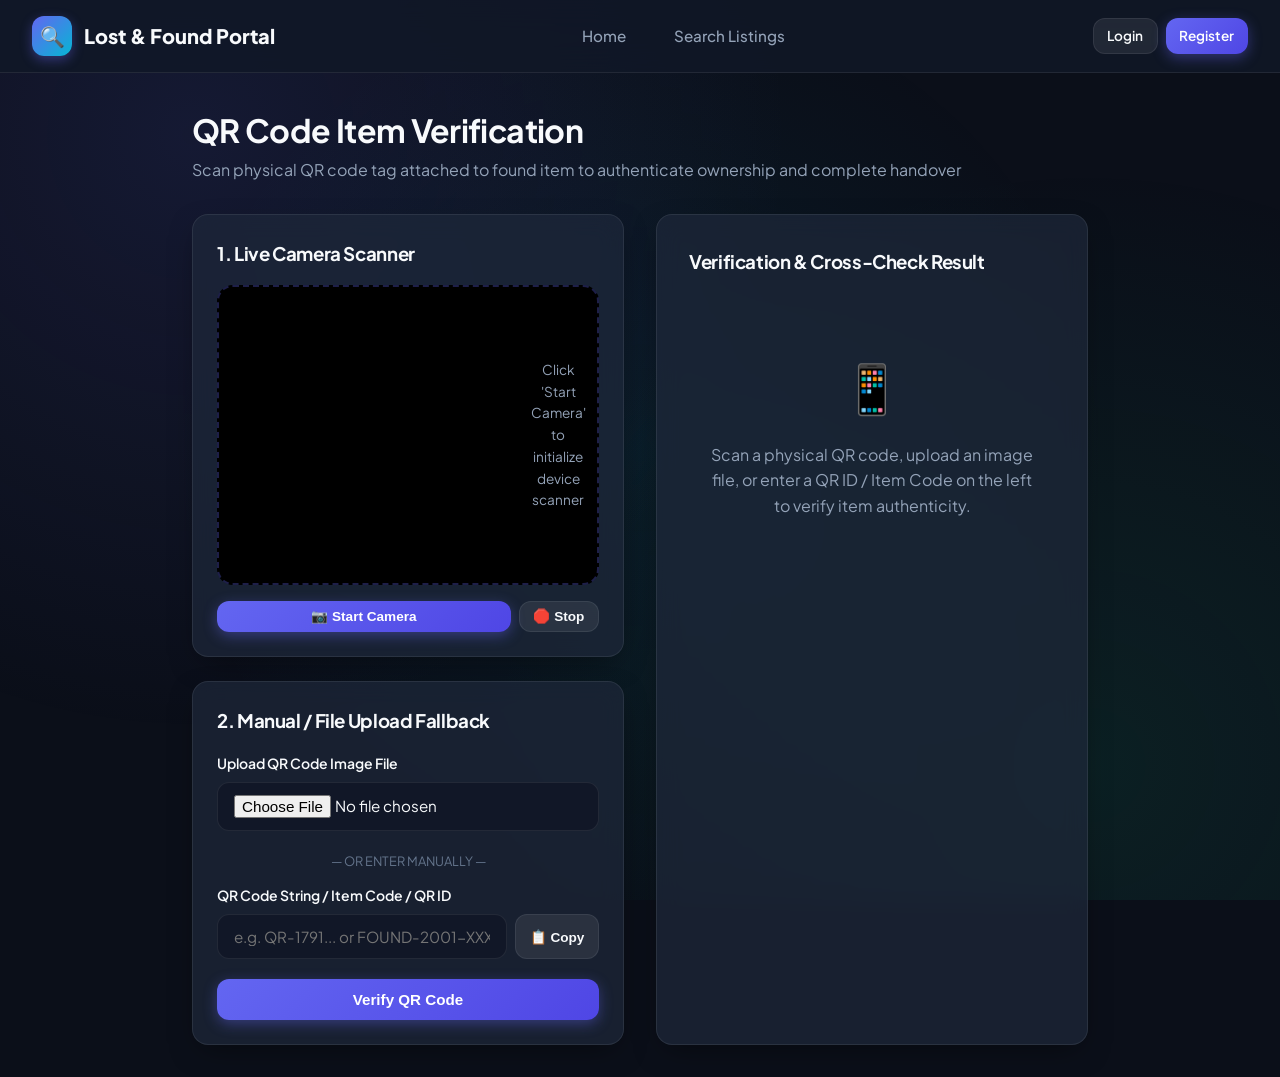
<file: frontend/qr-verification.html>
<!DOCTYPE html>
<html lang="en">
<head>
  <meta charset="UTF-8">
  <meta name="viewport" content="width=device-width, initial-scale=1.0">
  <title>QR Verification - Lost & Found Portal</title>
  <link rel="stylesheet" href="css/styles.css">
</head>
<body>

  <nav class="navbar">
    <div class="nav-container">
      <a href="index.html" class="brand">
        <div class="brand-icon">🔍</div>
        <span>Lost & Found Portal</span>
      </a>
      <div class="nav-links" id="nav-links-area"></div>
      <div id="user-nav-area"></div>
    </div>
  </nav>

  <main class="main-content" style="max-width:960px;">
    <div style="margin-bottom:2rem;">
      <h1>QR Code Item Verification</h1>
      <p style="color:var(--text-muted);">Scan physical QR code tag attached to found item to authenticate ownership and complete handover</p>
    </div>

    <div style="display:grid; grid-template-columns: 1fr 1fr; gap:2rem;">
      <!-- Scanner Controls Box -->
      <div>
        <div class="card" style="padding:1.5rem; margin-bottom:1.5rem;">
          <h3 style="margin-bottom:1rem;">1. Live Camera Scanner</h3>
          <div class="qr-scanner-box" style="margin-bottom:1rem;">
            <video id="qr-video"></video>
            <div class="scanner-laser"></div>
            <div id="camera-placeholder" style="color:var(--text-muted); font-size:0.85rem; text-align:center; padding:1rem;">
              Click 'Start Camera' to initialize device scanner
            </div>
          </div>
          <div style="display:flex; gap:0.5rem;">
            <button type="button" onclick="startCamera()" class="btn btn-sm btn-primary" style="flex:1;">📷 Start Camera</button>
            <button type="button" onclick="stopCamera()" class="btn btn-sm btn-secondary">🛑 Stop</button>
          </div>
        </div>

        <div class="card" style="padding:1.5rem;">
          <h3 style="margin-bottom:1rem;">2. Manual / File Upload Fallback</h3>
          
          <div class="form-group">
            <label class="form-label">Upload QR Code Image File</label>
            <input type="file" id="qr-file-input" accept="image/*" class="form-control" onchange="uploadQrImage()" />
          </div>

          <div style="text-align:center; font-size:0.8rem; color:var(--text-subtle); margin:0.75rem 0;">— OR ENTER MANUALLY —</div>

          <div class="form-group">
            <label class="form-label">QR Code String / Item Code / QR ID</label>
            <div style="display:flex; gap:0.5rem;">
              <input type="text" id="manual-qr-code" class="form-control" placeholder="e.g. QR-1791... or FOUND-2001-XXXX" style="flex:1;" />
              <button type="button" onclick="copyToClipboard(document.getElementById('manual-qr-code').value, 'QR Code copied!')" class="btn btn-sm btn-secondary" title="Copy code">📋 Copy</button>
            </div>
          </div>
          <button type="button" onclick="submitManualQr()" class="btn btn-primary" style="width:100%;">Verify QR Code</button>
        </div>
      </div>

      <!-- Verification Results Box -->
      <div>
        <div class="card" style="padding:2rem; min-height:100%;">
          <h3>Verification & Cross-Check Result</h3>
          <div id="verification-result-container" style="margin-top:1.5rem;">
            <div style="text-align:center; color:var(--text-muted); padding:3rem 1rem;">
              <div style="font-size:3rem; margin-bottom:1rem;">📱</div>
              Scan a physical QR code, upload an image file, or enter a QR ID / Item Code on the left to verify item authenticity.
            </div>
          </div>
        </div>
      </div>
    </div>
  </main>

  <script src="js/app.js"></script>
  <script src="js/qr-scanner.js"></script>
  <script>
    const urlParams = new URLSearchParams(window.location.search);
    const presetClaimId = urlParams.get('claimId');
    const presetFoundCode = urlParams.get('foundCode') || urlParams.get('code') || urlParams.get('qrCode');

    document.addEventListener('DOMContentLoaded', () => {
      if (presetFoundCode) {
        document.getElementById('manual-qr-code').value = presetFoundCode;
        submitManualQr();
      }
    });

    function startCamera() {
      document.getElementById('camera-placeholder').style.display = 'none';
      startQrCamera('qr-video', displayVerificationResult);
    }

    function stopCamera() {
      stopQrCamera('qr-video');
      document.getElementById('camera-placeholder').style.display = 'block';
    }

    function uploadQrImage() {
      const input = document.getElementById('qr-file-input');
      handleQrFileUpload(input, displayVerificationResult);
    }

    function submitManualQr() {
      const val = document.getElementById('manual-qr-code').value.trim();
      verifyManualQrCode(val, presetClaimId ? parseInt(presetClaimId) : null, displayVerificationResult);
    }

    function displayVerificationResult(res) {
      const container = document.getElementById('verification-result-container');
      if (!res.valid) {
        container.innerHTML = `
          <div class="card" style="background:rgba(244, 63, 94, 0.1); border:1px solid rgba(244, 63, 94, 0.4); padding:1.5rem; text-align:center;">
            <div style="font-size:2.5rem; color:#f43f5e; margin-bottom:0.5rem;">⚠️ VERIFICATION FAILED</div>
            <h4 style="color:#fda4af;">Invalid or Fraudulent QR Code</h4>
            <p style="font-size:0.9rem; color:var(--text-muted); margin-top:0.5rem;">${escapeHtml(res.message)}</p>
            <div style="font-size:0.75rem; color:var(--text-subtle); margin-top:1rem;">Timestamp: ${res.verificationTimestamp}</div>
          </div>
        `;
        return;
      }

      const item = res.foundItem;
      const claim = res.claim;
      const claimant = res.claimant;

      let claimInfoHtml = `
        <div style="margin-top:1.5rem; padding-top:1rem; border-top:1px solid var(--border-color);">
          <div style="font-size:0.85rem; color:var(--text-subtle); margin-bottom:1rem;">No active ownership claim submitted yet for this item.</div>
          <a href="admin-dashboard.html" class="btn btn-sm btn-secondary">Go to Admin Dashboard</a>
        </div>
      `;

      if (claim) {
        const isPending = claim.status === 'PENDING' || claim.status === 'UNDER_REVIEW';
        claimInfoHtml = `
          <div style="margin-top:1.5rem; padding-top:1rem; border-top:1px solid var(--border-color);">
            <div style="display:flex; justify-content:space-between; align-items:center; margin-bottom:0.75rem;">
              <h4 style="color:var(--accent-cyan);">Cross-Check Claimant Info</h4>
              ${getStatusBadge(claim.status)}
            </div>
            <div style="display:flex; flex-direction:column; gap:0.35rem; font-size:0.9rem;">
              <div><strong>Claim Code:</strong> <code>${claim.claimIdCode}</code></div>
              <div><strong>Claimant Name:</strong> ${escapeHtml(claim.claimantName)}</div>
              <div><strong>Contact Details:</strong> ${escapeHtml(claim.contactDetails)}</div>
              <div><strong>Claimant ID:</strong> ${claimant ? escapeHtml(claimant.studentEmpId) : 'N/A'}</div>
              <div><strong>Ownership Description:</strong> ${escapeHtml(claim.itemDescription)}</div>
              <div><strong>Identifying Marks:</strong> ${escapeHtml(claim.identifyingDetails || 'None provided')}</div>
            </div>

            <div class="form-group" style="margin-top:1.25rem;">
              <label class="form-label">Administrator Notes / Feedback</label>
              <textarea id="admin-notes" class="form-control" placeholder="Enter verification notes...">${escapeHtml(claim.adminNotes || '')}</textarea>
            </div>

            <div style="display:flex; gap:0.75rem; margin-top:1rem;">
              <button type="button" onclick="processClaimDecision(${claim.id}, 'APPROVED')" class="btn btn-success" style="flex:1;">✅ Approve Claim & Mark Claimed</button>
              <button type="button" onclick="processClaimDecision(${claim.id}, 'REJECTED')" class="btn btn-danger">❌ Reject Claim</button>
            </div>
          </div>
        `;
      }

      container.innerHTML = `
        <div class="card" style="background:rgba(16, 185, 129, 0.08); border:1px solid rgba(16, 185, 129, 0.3); padding:1.5rem;">
          <div style="display:flex; align-items:center; gap:0.5rem; margin-bottom:1rem;">
            <div style="font-size:1.5rem;">✅</div>
            <div>
              <h4 style="color:#6ee7b7;">QR Code Authenticated</h4>
              <div style="font-size:0.75rem; color:var(--text-subtle);">Verified at ${res.verificationTimestamp}</div>
            </div>
          </div>

          <div style="display:flex; gap:1rem; align-items:center; margin-bottom:1rem;">
            <img src="${item.imageUrl || 'https://images.unsplash.com/photo-1584438784894-089d6a62b8fa?w=500&auto=format&fit=crop&q=60'}" style="width:70px; height:70px; object-fit:cover; border-radius:8px;" />
            <div>
              <strong style="font-size:1.05rem;">${escapeHtml(item.itemName)}</strong>
              <div style="font-size:0.85rem; color:var(--text-muted);">${escapeHtml(item.category)} • ${escapeHtml(item.locationFound)}</div>
              <div>Item Code: <code>${item.foundItemIdCode}</code> | QR ID: <code>${res.qrCodeId}</code></div>
            </div>
          </div>

          ${claimInfoHtml}
        </div>
      `;
    }

    async function processClaimDecision(claimId, decision) {
      const notes = document.getElementById('admin-notes') ? document.getElementById('admin-notes').value.trim() : 'Verified via QR Code scan';
      try {
        await fetchApi(`/claims/${claimId}/review?status=${decision}&adminNotes=${encodeURIComponent(notes)}&qrVerificationResult=${encodeURIComponent('QR Authenticated & Scanned')}`, {
          method: 'PUT'
        });

        showToast(`Claim has been ${decision}! Status updated.`, decision === 'APPROVED' ? 'success' : 'error');
        setTimeout(() => {
          window.location.href = 'admin-dashboard.html';
        }, 1000);
      } catch (err) {}
    }
  </script>
</body>
</html>
</file>
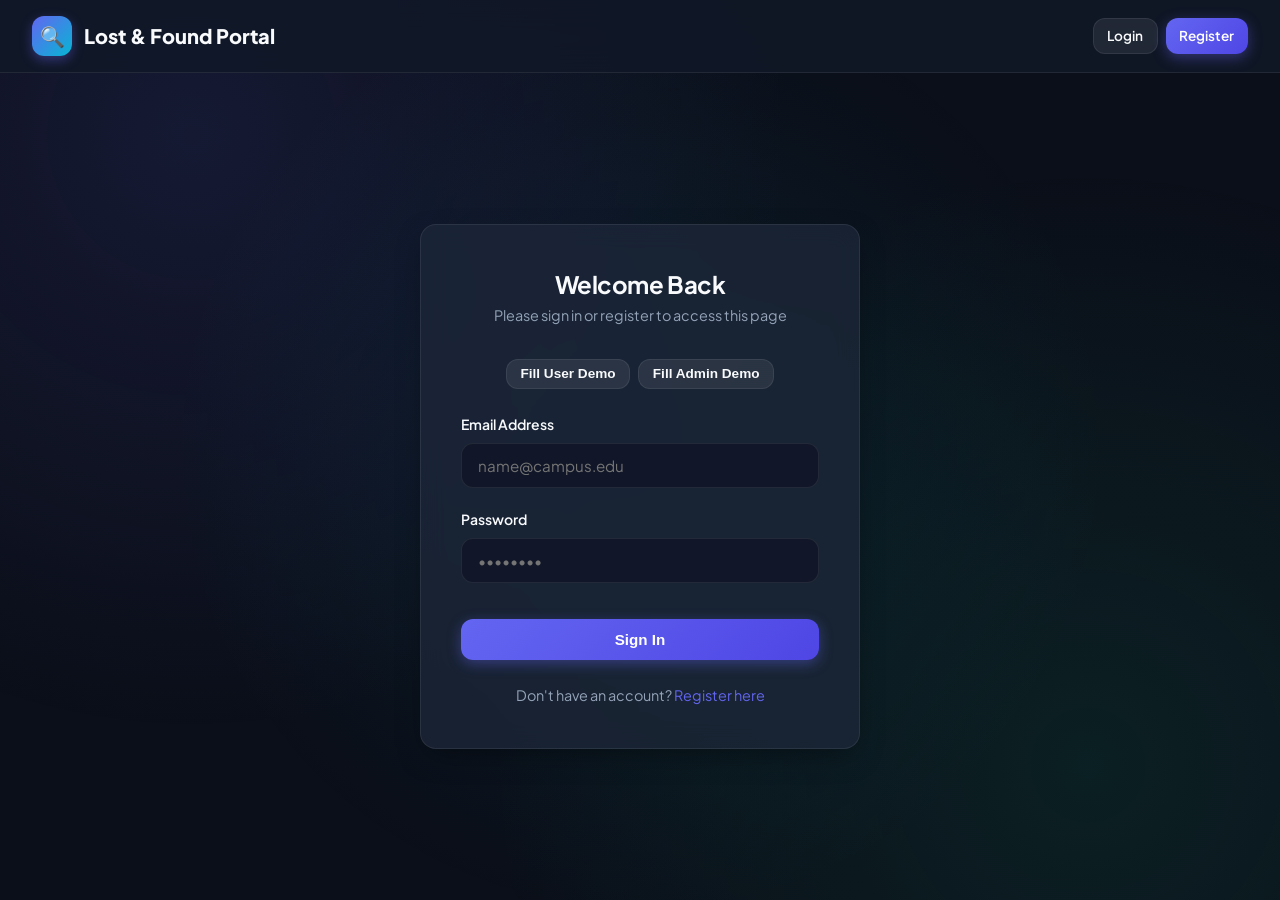
<file: frontend/register-found.html>
<!DOCTYPE html>
<html lang="en">
<head>
  <meta charset="UTF-8">
  <meta name="viewport" content="width=device-width, initial-scale=1.0">
  <title>Register Found Item - Lost & Found Portal</title>
  <link rel="stylesheet" href="css/styles.css">
</head>
<body>

  <nav class="navbar">
    <div class="nav-container">
      <a href="index.html" class="brand">
        <div class="brand-icon">🔍</div>
        <span>Lost & Found Portal</span>
      </a>
      <div class="nav-links" id="nav-links-area"></div>
      <div id="user-nav-area"></div>
    </div>
  </nav>

  <main class="main-content" style="max-width:800px;">
    <div class="card" style="padding:2.5rem;">
      <div style="margin-bottom:2rem;">
        <h2>Register a Found Item</h2>
        <p style="color:var(--text-muted); font-size:0.9rem;">Register a recovered item. The system will automatically generate a unique QR Code tag.</p>
      </div>

      <form id="register-found-form">
        <div class="form-row">
          <div class="form-group">
            <label class="form-label" for="itemName">Item Name *</label>
            <input type="text" id="itemName" class="form-control" required placeholder="e.g. Dell XPS Laptop Bag" />
          </div>
          <div class="form-group">
            <label class="form-label" for="category">Category *</label>
            <select id="category" class="form-control" required>
              <option value="">Select Category</option>
              <option value="Wallets">Wallets & Purses</option>
              <option value="Electronics">Electronics & Laptops</option>
              <option value="Wearables">Smartwatches & Accessories</option>
              <option value="Keys">Keys & Keychains</option>
              <option value="Bags">Bags & Backpacks</option>
              <option value="Documents">ID Cards & Documents</option>
              <option value="Clothing">Clothing & Apparel</option>
              <option value="Other">Other Items</option>
            </select>
          </div>
        </div>

        <div class="form-group">
          <label class="form-label" for="description">Found Item Description *</label>
          <textarea id="description" class="form-control" required placeholder="Describe condition, location specifics, contents..."></textarea>
        </div>

        <div class="form-row">
          <div class="form-group">
            <label class="form-label" for="dateFound">Date Found *</label>
            <input type="date" id="dateFound" class="form-control" required />
          </div>
          <div class="form-group">
            <label class="form-label" for="timeFound">Time Found</label>
            <input type="time" id="timeFound" class="form-control" />
          </div>
        </div>

        <div class="form-row">
          <div class="form-group">
            <label class="form-label" for="locationFound">Location Found *</label>
            <input type="text" id="locationFound" class="form-control" required placeholder="e.g. Science Building Hallway" />
          </div>
          <div class="form-group">
            <label class="form-label" for="color">Color</label>
            <input type="text" id="color" class="form-control" placeholder="e.g. Black, Silver" />
          </div>
        </div>

        <div class="form-row">
          <div class="form-group">
            <label class="form-label" for="brand">Brand</label>
            <input type="text" id="brand" class="form-control" placeholder="e.g. Dell, Apple, Fossil" />
          </div>
          <div class="form-group">
            <label class="form-label" for="imageUrl">Photo Image URL</label>
            <input type="url" id="imageUrl" class="form-control" placeholder="https://example.com/photo.jpg" />
          </div>
        </div>

        <div class="form-group">
          <label class="form-label" for="characteristics">Identifying Characteristics</label>
          <input type="text" id="characteristics" class="form-control" placeholder="Key details to cross-check ownership claims..." />
        </div>

        <div style="display:flex; justify-content:flex-end; gap:1rem; margin-top:2rem;">
          <a href="user-dashboard.html" class="btn btn-secondary">Cancel</a>
          <button type="submit" class="btn btn-success">Register Found Item & Generate QR Code</button>
        </div>
      </form>
    </div>
  </main>

  <!-- Generated QR Code Modal -->
  <div id="qr-success-modal" class="card" style="display:none; position:fixed; top:50%; left:50%; transform:translate(-50%, -50%); z-index:1000; width:90%; max-width:440px; text-align:center; padding:2rem; box-shadow:0 20px 50px rgba(0,0,0,0.8);">
    <div style="font-size:2rem; margin-bottom:0.5rem;">🎉</div>
    <h3>Found Item Registered!</h3>
    <p style="color:var(--text-muted); font-size:0.85rem; margin-bottom:1rem;">A unique QR Code has been generated for verification</p>
    
    <img id="modal-qr-img" src="" style="width:220px; height:220px; border-radius:12px; background:#fff; padding:10px; margin:0 auto 1rem;" />
    
    <div style="font-size:0.8rem; color:var(--text-subtle); margin-bottom:1.5rem;" id="modal-qr-id">--</div>
    
    <div style="display:flex; gap:0.5rem; justify-content:center;">
      <a id="modal-qr-dl" href="#" class="btn btn-primary" download>Download QR PNG</a>
      <button onclick="finishRegistration()" class="btn btn-secondary">Go to Dashboard</button>
    </div>
  </div>

  <script src="js/app.js"></script>
  <script>
    document.addEventListener('DOMContentLoaded', async () => {
      const user = await requireAuth();
      if (!user) return;
      document.getElementById('dateFound').valueAsDate = new Date();
    });

    document.getElementById('register-found-form').addEventListener('submit', async (e) => {
      e.preventDefault();

      const payload = {
        itemName: document.getElementById('itemName').value.trim(),
        category: document.getElementById('category').value,
        description: document.getElementById('description').value.trim(),
        dateFound: document.getElementById('dateFound').value,
        timeFound: document.getElementById('timeFound').value || null,
        locationFound: document.getElementById('locationFound').value.trim(),
        color: document.getElementById('color').value.trim(),
        brand: document.getElementById('brand').value.trim(),
        characteristics: document.getElementById('characteristics').value.trim(),
        imageUrl: document.getElementById('imageUrl').value.trim()
      };

      try {
        const res = await fetchApi('/found-items', {
          method: 'POST',
          body: JSON.stringify(payload)
        });

        showToast('Found item registered with automatic QR generation!', 'success');
        
        document.getElementById('modal-qr-img').src = res.qrCodeImageBase64;
        document.getElementById('modal-qr-id').innerText = `QR ID: ${res.qrCodeId} | Item Code: ${res.foundItemIdCode}`;
        document.getElementById('modal-qr-dl').href = `/api/qr/image/${res.id}`;
        document.getElementById('qr-success-modal').style.display = 'block';

      } catch (err) {}
    });

    function finishRegistration() {
      window.location.href = currentUser && currentUser.role === 'ADMIN' ? 'admin-dashboard.html' : 'user-dashboard.html';
    }
  </script>
</body>
</html>
</file>
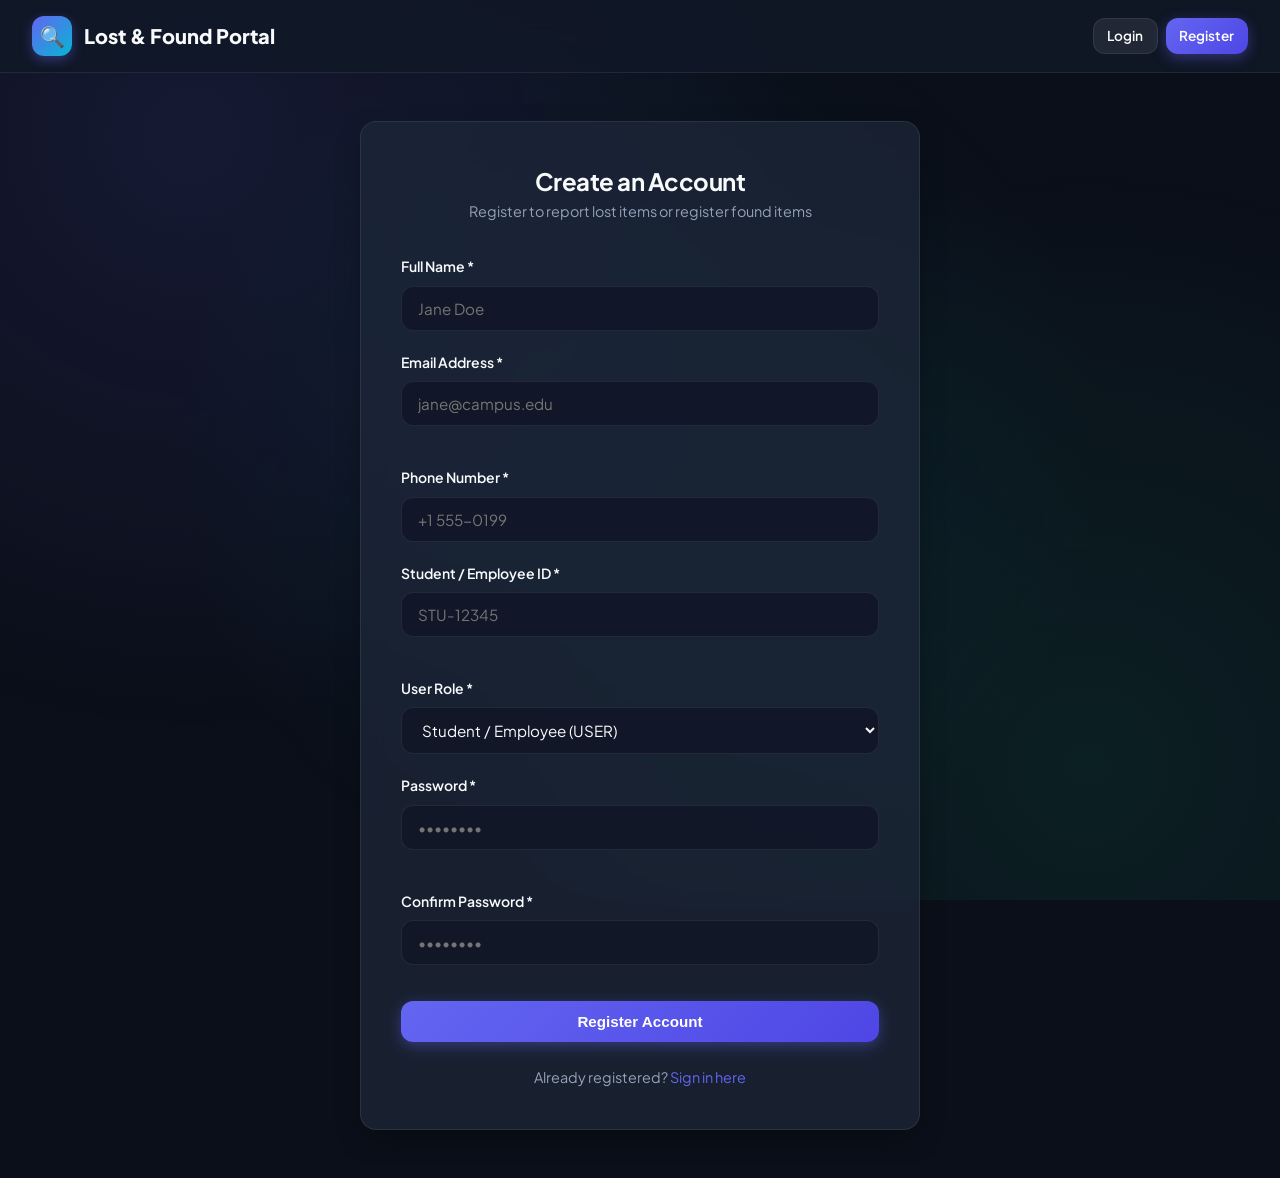
<file: frontend/register.html>
<!DOCTYPE html>
<html lang="en">
<head>
  <meta charset="UTF-8">
  <meta name="viewport" content="width=device-width, initial-scale=1.0">
  <title>Register - Lost & Found Portal</title>
  <link rel="stylesheet" href="css/styles.css">
</head>
<body>

  <nav class="navbar">
    <div class="nav-container">
      <a href="index.html" class="brand">
        <div class="brand-icon">🔍</div>
        <span>Lost & Found Portal</span>
      </a>
      <div id="user-nav-area"></div>
    </div>
  </nav>

  <main class="main-content" style="display:flex; align-items:center; justify-content:center; padding:3rem 1rem;">
    <div class="card" style="width:100%; max-width:560px; padding:2.5rem;">
      <div style="text-align:center; margin-bottom:2rem;">
        <h2>Create an Account</h2>
        <p style="color:var(--text-muted); font-size:0.9rem;" id="register-subtext">Register to report lost items or register found items</p>
      </div>

      <form id="register-form">
        <div class="form-group">
          <label class="form-label" for="fullName">Full Name *</label>
          <input type="text" id="fullName" class="form-control" required placeholder="Jane Doe" />
        </div>

        <div class="form-row">
          <div class="form-group">
            <label class="form-label" for="email">Email Address *</label>
            <input type="email" id="email" class="form-control" required placeholder="jane@campus.edu" />
          </div>
          <div class="form-group">
            <label class="form-label" for="phoneNumber">Phone Number *</label>
            <input type="tel" id="phoneNumber" class="form-control" required placeholder="+1 555-0199" />
          </div>
        </div>

        <div class="form-row">
          <div class="form-group">
            <label class="form-label" for="studentEmpId">Student / Employee ID *</label>
            <input type="text" id="studentEmpId" class="form-control" required placeholder="STU-12345" />
          </div>
          <div class="form-group">
            <label class="form-label" for="role">User Role *</label>
            <select id="role" class="form-control" required>
              <option value="USER">Student / Employee (USER)</option>
              <option value="ADMIN">Staff / Administrator (ADMIN)</option>
            </select>
          </div>
        </div>

        <div class="form-row">
          <div class="form-group">
            <label class="form-label" for="password">Password *</label>
            <input type="password" id="password" class="form-control" required minlength="6" placeholder="••••••••" />
          </div>
          <div class="form-group">
            <label class="form-label" for="confirmPassword">Confirm Password *</label>
            <input type="password" id="confirmPassword" class="form-control" required minlength="6" placeholder="••••••••" />
          </div>
        </div>

        <button type="submit" class="btn btn-primary" style="width:100%; margin-top:1rem;">Register Account</button>
      </form>

      <div style="text-align:center; margin-top:1.5rem; font-size:0.9rem; color:var(--text-muted);">
        Already registered? <a id="login-link" href="login.html">Sign in here</a>
      </div>
    </div>
  </main>

  <script src="js/app.js"></script>
  <script>
    const urlParams = new URLSearchParams(window.location.search);
    const redirectUrl = urlParams.get('redirect');

    if (redirectUrl) {
      document.getElementById('register-subtext').innerText = 'Please create an account to access this page';
      document.getElementById('login-link').href = `login.html?redirect=${encodeURIComponent(redirectUrl)}`;
    }

    document.getElementById('register-form').addEventListener('submit', async (e) => {
      e.preventDefault();

      const fullName = document.getElementById('fullName').value.trim();
      const email = document.getElementById('email').value.trim();
      const phoneNumber = document.getElementById('phoneNumber').value.trim();
      const studentEmpId = document.getElementById('studentEmpId').value.trim();
      const role = document.getElementById('role').value;
      const password = document.getElementById('password').value;
      const confirmPassword = document.getElementById('confirmPassword').value;

      if (password !== confirmPassword) {
        showToast('Passwords do not match', 'error');
        return;
      }

      try {
        const res = await fetchApi('/auth/register', {
          method: 'POST',
          body: JSON.stringify({
            fullName, email, phoneNumber, studentEmpId, role, password, confirmPassword
          })
        });

        showToast('Registration successful!', 'success');
        setTimeout(() => {
          if (redirectUrl) {
            window.location.href = redirectUrl;
          } else if (role === 'ADMIN') {
            window.location.href = 'admin-dashboard.html';
          } else {
            window.location.href = 'user-dashboard.html';
          }
        }, 600);
      } catch (err) {}
    });
  </script>
</body>
</html>
</file>
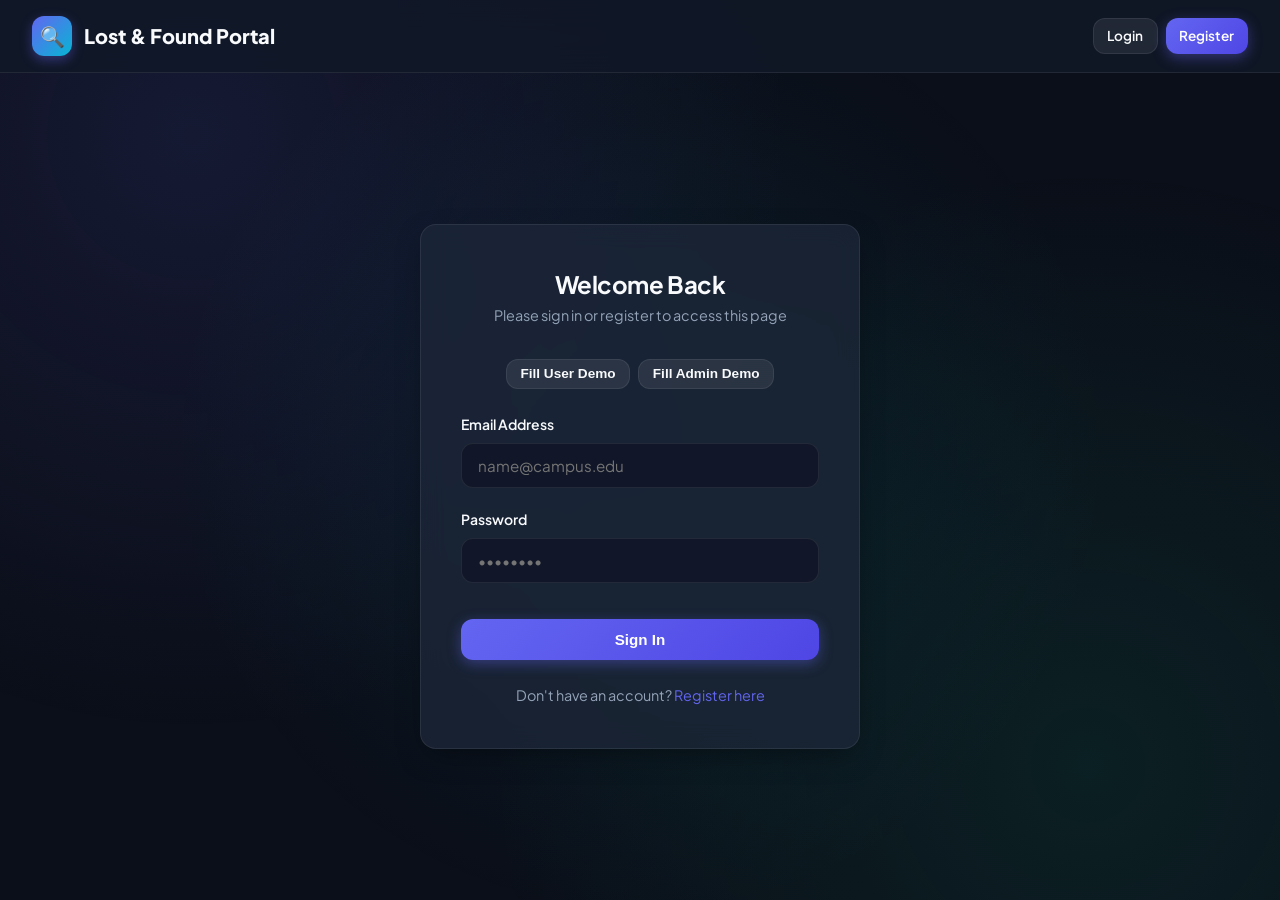
<file: frontend/report-lost.html>
<!DOCTYPE html>
<html lang="en">
<head>
  <meta charset="UTF-8">
  <meta name="viewport" content="width=device-width, initial-scale=1.0">
  <title>Report Lost Item - Lost & Found Portal</title>
  <link rel="stylesheet" href="css/styles.css">
</head>
<body>

  <nav class="navbar">
    <div class="nav-container">
      <a href="index.html" class="brand">
        <div class="brand-icon">🔍</div>
        <span>Lost & Found Portal</span>
      </a>
      <div class="nav-links" id="nav-links-area"></div>
      <div id="user-nav-area"></div>
    </div>
  </nav>

  <main class="main-content" style="max-width:800px;">
    <div class="card" style="padding:2.5rem;">
      <div style="margin-bottom:2rem;">
        <h2>Report a Lost Item</h2>
        <p style="color:var(--text-muted); font-size:0.9rem;">Fill in detailed information to help identify and recover your missing item</p>
      </div>

      <form id="report-lost-form">
        <div class="form-row">
          <div class="form-group">
            <label class="form-label" for="itemName">Item Name *</label>
            <input type="text" id="itemName" class="form-control" required placeholder="e.g. Black Leather Wallet" />
          </div>
          <div class="form-group">
            <label class="form-label" for="category">Category *</label>
            <select id="category" class="form-control" required>
              <option value="">Select Category</option>
              <option value="Wallets">Wallets & Purses</option>
              <option value="Electronics">Electronics & Laptops</option>
              <option value="Wearables">Smartwatches & Accessories</option>
              <option value="Keys">Keys & Keychains</option>
              <option value="Bags">Bags & Backpacks</option>
              <option value="Documents">ID Cards & Documents</option>
              <option value="Clothing">Clothing & Apparel</option>
              <option value="Other">Other Items</option>
            </select>
          </div>
        </div>

        <div class="form-group">
          <label class="form-label" for="description">Item Description *</label>
          <textarea id="description" class="form-control" required placeholder="Provide a detailed description of the item, contents, or condition..."></textarea>
        </div>

        <div class="form-row">
          <div class="form-group">
            <label class="form-label" for="dateLost">Date Lost *</label>
            <input type="date" id="dateLost" class="form-control" required />
          </div>
          <div class="form-group">
            <label class="form-label" for="timeLost">Approximate Time Lost</label>
            <input type="time" id="timeLost" class="form-control" />
          </div>
        </div>

        <div class="form-row">
          <div class="form-group">
            <label class="form-label" for="locationLost">Location Lost *</label>
            <input type="text" id="locationLost" class="form-control" required placeholder="e.g. Central Library 2nd Floor" />
          </div>
          <div class="form-group">
            <label class="form-label" for="color">Primary Color</label>
            <input type="text" id="color" class="form-control" placeholder="e.g. Black, Silver, Navy" />
          </div>
        </div>

        <div class="form-row">
          <div class="form-group">
            <label class="form-label" for="brand">Brand / Manufacturer</label>
            <input type="text" id="brand" class="form-control" placeholder="e.g. Apple, Dell, Fossil, Samsonite" />
          </div>
          <div class="form-group">
            <label class="form-label" for="contactInfo">Contact Information</label>
            <input type="text" id="contactInfo" class="form-control" placeholder="Phone or email for contact" />
          </div>
        </div>

        <div class="form-group">
          <label class="form-label" for="characteristics">Unique Identifying Characteristics</label>
          <input type="text" id="characteristics" class="form-control" placeholder="e.g. Engraved initials, sticker on corner, scratch mark..." />
        </div>

        <div class="form-group">
          <label class="form-label" for="imageUrl">Photo Image URL (Optional)</label>
          <input type="url" id="imageUrl" class="form-control" placeholder="https://example.com/item-photo.jpg" />
        </div>

        <div style="display:flex; justify-content:flex-end; gap:1rem; margin-top:2rem;">
          <a href="user-dashboard.html" class="btn btn-secondary">Cancel</a>
          <button type="submit" class="btn btn-primary">Submit Lost Item Report</button>
        </div>
      </form>
    </div>
  </main>

  <script src="js/app.js"></script>
  <script>
    document.addEventListener('DOMContentLoaded', async () => {
      const user = await requireAuth();
      if (!user) return;
      document.getElementById('dateLost').valueAsDate = new Date();
    });

    document.getElementById('report-lost-form').addEventListener('submit', async (e) => {
      e.preventDefault();

      const payload = {
        itemName: document.getElementById('itemName').value.trim(),
        category: document.getElementById('category').value,
        description: document.getElementById('description').value.trim(),
        dateLost: document.getElementById('dateLost').value,
        timeLost: document.getElementById('timeLost').value || null,
        locationLost: document.getElementById('locationLost').value.trim(),
        color: document.getElementById('color').value.trim(),
        brand: document.getElementById('brand').value.trim(),
        characteristics: document.getElementById('characteristics').value.trim(),
        contactInfo: document.getElementById('contactInfo').value.trim(),
        imageUrl: document.getElementById('imageUrl').value.trim()
      };

      try {
        const res = await fetchApi('/lost-items', {
          method: 'POST',
          body: JSON.stringify(payload)
        });

        showToast(`Report submitted successfully! Item Code: ${res.lostItemIdCode}`, 'success');
        setTimeout(() => {
          window.location.href = currentUser && currentUser.role === 'ADMIN' ? 'admin-dashboard.html' : 'user-dashboard.html';
        }, 1000);
      } catch (err) {}
    });
  </script>
</body>
</html>
</file>
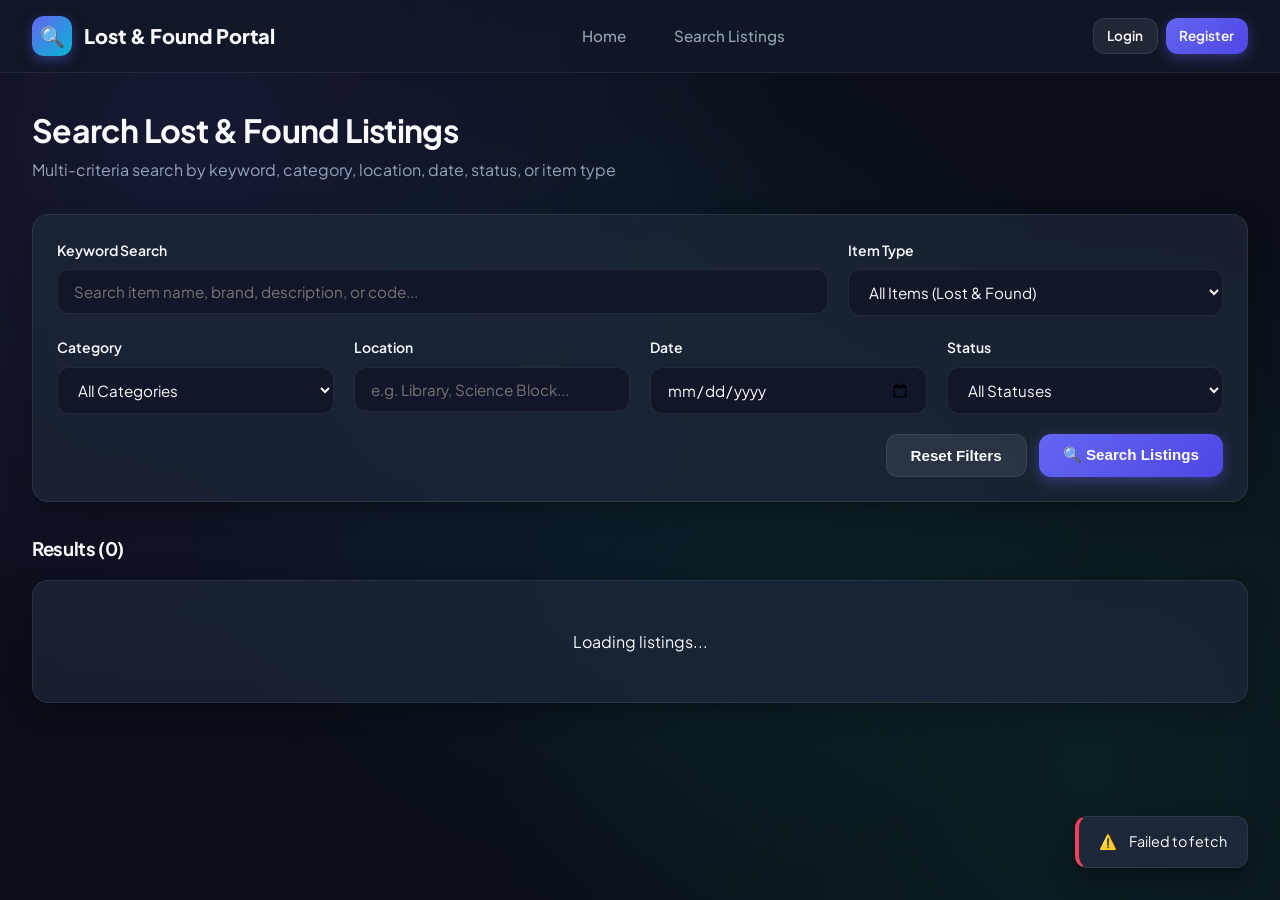
<file: frontend/search.html>
<!DOCTYPE html>
<html lang="en">
<head>
  <meta charset="UTF-8">
  <meta name="viewport" content="width=device-width, initial-scale=1.0">
  <title>Search Listings - Lost & Found Portal</title>
  <link rel="stylesheet" href="css/styles.css">
</head>
<body>

  <nav class="navbar">
    <div class="nav-container">
      <a href="index.html" class="brand">
        <div class="brand-icon">🔍</div>
        <span>Lost & Found Portal</span>
      </a>
      <div class="nav-links" id="nav-links-area"></div>
      <div id="user-nav-area"></div>
    </div>
  </nav>

  <main class="main-content">
    <div style="margin-bottom:2rem;">
      <h1>Search Lost & Found Listings</h1>
      <p style="color:var(--text-muted);">Multi-criteria search by keyword, category, location, date, status, or item type</p>
    </div>

    <!-- Search Controls Card -->
    <div class="card" style="margin-bottom:2rem; padding:1.5rem;">
      <form id="search-form">
        <div class="form-row">
          <div class="form-group" style="grid-column: span 2;">
            <label class="form-label">Keyword Search</label>
            <input type="text" id="query" class="form-control" placeholder="Search item name, brand, description, or code..." />
          </div>
          <div class="form-group">
            <label class="form-label">Item Type</label>
            <select id="type" class="form-control">
              <option value="ALL">All Items (Lost & Found)</option>
              <option value="FOUND">Found Items Only</option>
              <option value="LOST">Lost Items Only</option>
            </select>
          </div>
        </div>

        <div class="form-row">
          <div class="form-group">
            <label class="form-label">Category</label>
            <select id="category" class="form-control">
              <option value="ALL">All Categories</option>
              <option value="Wallets">Wallets & Purses</option>
              <option value="Electronics">Electronics & Laptops</option>
              <option value="Wearables">Smartwatches & Wearables</option>
              <option value="Keys">Keys & Keychains</option>
              <option value="Bags">Bags & Backpacks</option>
              <option value="Documents">ID Cards & Documents</option>
              <option value="Clothing">Clothing & Apparel</option>
              <option value="Other">Other Items</option>
            </select>
          </div>

          <div class="form-group">
            <label class="form-label">Location</label>
            <input type="text" id="location" class="form-control" placeholder="e.g. Library, Science Block..." />
          </div>

          <div class="form-group">
            <label class="form-label">Date</label>
            <input type="date" id="date" class="form-control" />
          </div>

          <div class="form-group">
            <label class="form-label">Status</label>
            <select id="status" class="form-control">
              <option value="ALL">All Statuses</option>
              <option value="REPORTED">REPORTED</option>
              <option value="MATCHED">MATCHED</option>
              <option value="CLAIMED">CLAIMED</option>
              <option value="RETURNED">RETURNED</option>
            </select>
          </div>
        </div>

        <div style="display:flex; justify-content:flex-end; gap:0.75rem;">
          <button type="button" onclick="resetSearch()" class="btn btn-secondary">Reset Filters</button>
          <button type="submit" class="btn btn-primary">🔍 Search Listings</button>
        </div>
      </form>
    </div>

    <!-- Results Header -->
    <div style="display:flex; justify-content:space-between; align-items:center; margin-bottom:1rem;">
      <h3 id="results-count">Results (0)</h3>
    </div>

    <!-- Results Grid -->
    <div id="results-grid" class="items-grid">
      <div class="card" style="grid-column:1/-1; text-align:center; padding:3rem;">Loading listings...</div>
    </div>
  </main>

  <script src="js/app.js"></script>
  <script>
    document.getElementById('search-form').addEventListener('submit', (e) => {
      e.preventDefault();
      executeSearch();
    });

    function resetSearch() {
      document.getElementById('query').value = '';
      document.getElementById('type').value = 'ALL';
      document.getElementById('category').value = 'ALL';
      document.getElementById('location').value = '';
      document.getElementById('date').value = '';
      document.getElementById('status').value = 'ALL';
      executeSearch();
    }

    async function executeSearch() {
      const query = document.getElementById('query').value.trim();
      const type = document.getElementById('type').value;
      const category = document.getElementById('category').value;
      const location = document.getElementById('location').value.trim();
      const date = document.getElementById('date').value;
      const status = document.getElementById('status').value;

      try {
        const data = await fetchApi('/items/search', {
          method: 'POST',
          body: JSON.stringify({ query, type, category, location, date: date || null, status })
        });

        const grid = document.getElementById('results-grid');
        const countHeader = document.getElementById('results-count');
        countHeader.innerText = `Results (${data.totalResults || 0})`;

        let cardsHtml = '';

        // Found Items
        if (data.foundItems && data.foundItems.length > 0) {
          cardsHtml += data.foundItems.map(item => `
            <div class="card item-card">
              <img src="${item.imageUrl || 'https://images.unsplash.com/photo-1584438784894-089d6a62b8fa?w=500&auto=format&fit=crop&q=60'}" class="item-card-img" />
              <div class="item-card-header">
                <div>
                  <span class="badge badge-type-found" style="margin-bottom:0.25rem;">FOUND</span>
                  <div class="item-title">${escapeHtml(item.itemName)}</div>
                </div>
                ${getStatusBadge(item.status)}
              </div>
              <div class="item-meta">
                <span class="meta-tag">🏷️ ${escapeHtml(item.category)}</span>
                <span class="meta-tag">📍 ${escapeHtml(item.locationFound)}</span>
                <span class="meta-tag">📅 ${item.dateFound}</span>
              </div>
              <div style="margin-top:auto; display:flex; justify-content:space-between; align-items:center;">
                <span style="font-size:0.75rem; color:var(--text-subtle);">${item.foundItemIdCode}</span>
                <a href="item-details.html?type=found&id=${item.id}" class="btn btn-sm btn-primary">Details & Claim</a>
              </div>
            </div>
          `).join('');
        }

        // Lost Items
        if (data.lostItems && data.lostItems.length > 0) {
          cardsHtml += data.lostItems.map(item => `
            <div class="card item-card">
              <img src="${item.imageUrl || 'https://images.unsplash.com/photo-1584438784894-089d6a62b8fa?w=500&auto=format&fit=crop&q=60'}" class="item-card-img" />
              <div class="item-card-header">
                <div>
                  <span class="badge badge-type-lost" style="margin-bottom:0.25rem;">LOST</span>
                  <div class="item-title">${escapeHtml(item.itemName)}</div>
                </div>
                ${getStatusBadge(item.status)}
              </div>
              <div class="item-meta">
                <span class="meta-tag">🏷️ ${escapeHtml(item.category)}</span>
                <span class="meta-tag">📍 ${escapeHtml(item.locationLost)}</span>
                <span class="meta-tag">📅 ${item.dateLost}</span>
              </div>
              <div style="margin-top:auto; display:flex; justify-content:space-between; align-items:center;">
                <span style="font-size:0.75rem; color:var(--text-subtle);">${item.lostItemIdCode}</span>
                <a href="item-details.html?type=lost&id=${item.id}" class="btn btn-sm btn-secondary">View Details</a>
              </div>
            </div>
          `).join('');
        }

        if (!cardsHtml) {
          grid.innerHTML = '<div class="card" style="grid-column:1/-1; text-align:center; padding:3rem;">No listings found matching your search criteria.</div>';
        } else {
          grid.innerHTML = cardsHtml;
        }

      } catch (err) {}
    }

    document.addEventListener('DOMContentLoaded', executeSearch);
  </script>
</body>
</html>
</file>
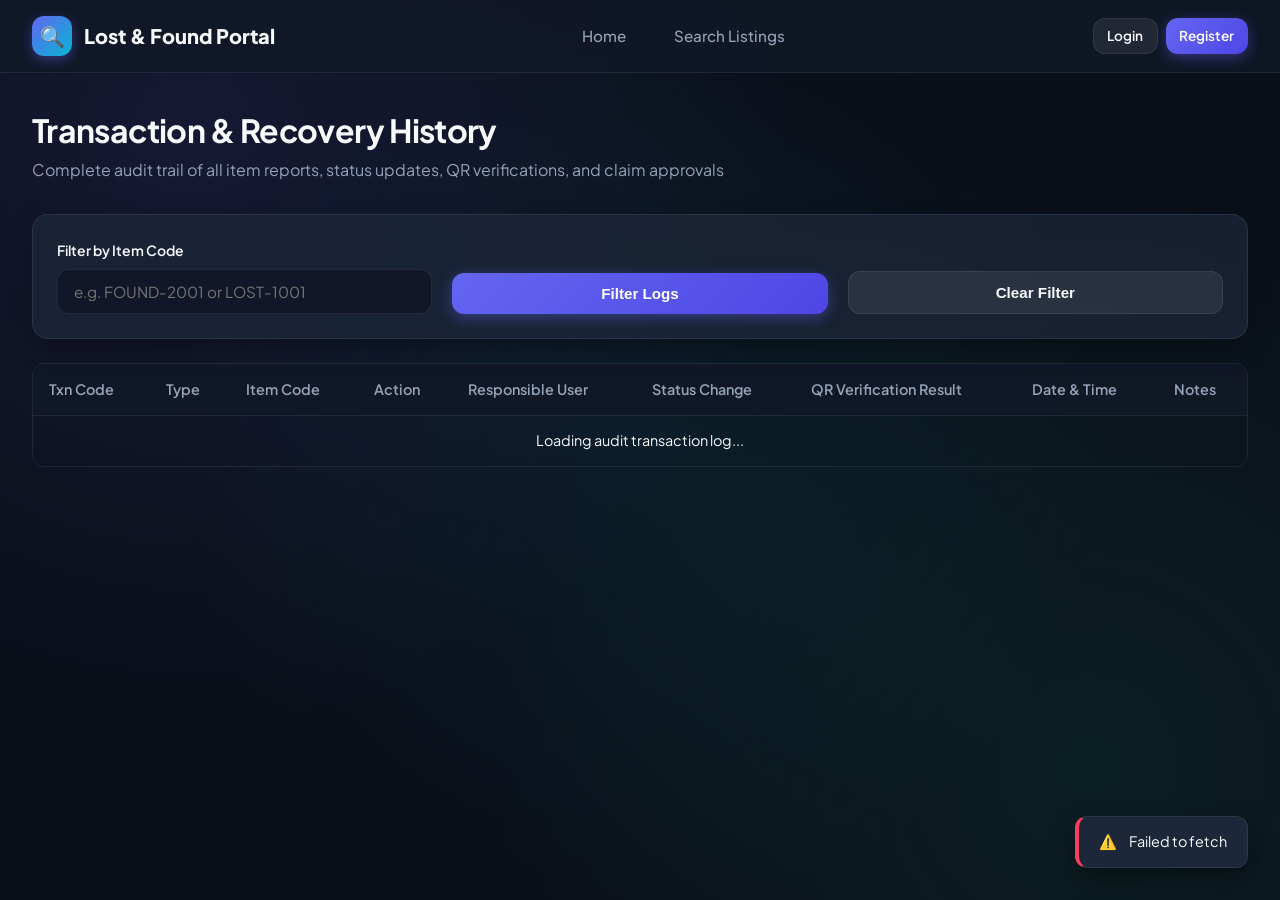
<file: frontend/transaction-history.html>
<!DOCTYPE html>
<html lang="en">
<head>
  <meta charset="UTF-8">
  <meta name="viewport" content="width=device-width, initial-scale=1.0">
  <title>Transaction History - Lost & Found Portal</title>
  <link rel="stylesheet" href="css/styles.css">
</head>
<body>

  <nav class="navbar">
    <div class="nav-container">
      <a href="index.html" class="brand">
        <div class="brand-icon">🔍</div>
        <span>Lost & Found Portal</span>
      </a>
      <div class="nav-links" id="nav-links-area"></div>
      <div id="user-nav-area"></div>
    </div>
  </nav>

  <main class="main-content">
    <div style="margin-bottom:2rem;">
      <h1>Transaction & Recovery History</h1>
      <p style="color:var(--text-muted);">Complete audit trail of all item reports, status updates, QR verifications, and claim approvals</p>
    </div>

    <div class="card" style="padding:1.5rem; margin-bottom:1.5rem;">
      <div class="form-row" style="align-items:flex-end;">
        <div class="form-group" style="margin-bottom:0;">
          <label class="form-label">Filter by Item Code</label>
          <input type="text" id="filter-code" class="form-control" placeholder="e.g. FOUND-2001 or LOST-1001" />
        </div>
        <button type="button" onclick="loadTransactions()" class="btn btn-primary">Filter Logs</button>
        <button type="button" onclick="document.getElementById('filter-code').value=''; loadTransactions();" class="btn btn-secondary">Clear Filter</button>
      </div>
    </div>

    <div class="table-container">
      <table class="data-table">
        <thead>
          <tr>
            <th>Txn Code</th>
            <th>Type</th>
            <th>Item Code</th>
            <th>Action</th>
            <th>Responsible User</th>
            <th>Status Change</th>
            <th>QR Verification Result</th>
            <th>Date & Time</th>
            <th>Notes</th>
          </tr>
        </thead>
        <tbody id="txn-table-body">
          <tr><td colspan="9" style="text-align:center;">Loading audit transaction log...</td></tr>
        </tbody>
      </table>
    </div>
  </main>

  <script src="js/app.js"></script>
  <script>
    async function loadTransactions() {
      const code = document.getElementById('filter-code').value.trim();
      const endpoint = code ? `/transactions/item/${code}` : '/transactions';

      try {
        const txns = await fetchApi(endpoint);
        const tbody = document.getElementById('txn-table-body');

        if (!txns || txns.length === 0) {
          tbody.innerHTML = '<tr><td colspan="9" style="text-align:center; padding:2rem;">No transaction logs found.</td></tr>';
          return;
        }

        tbody.innerHTML = txns.map(t => `
          <tr>
            <td><code>${t.transactionCode}</code></td>
            <td><span class="badge ${t.itemType === 'LOST' ? 'badge-type-lost' : 'badge-type-found'}">${t.itemType || 'N/A'}</span></td>
            <td><strong>${escapeHtml(t.itemCode)}</strong></td>
            <td>${escapeHtml(t.action)}</td>
            <td>${escapeHtml(t.adminOrUserResponsible || t.userName || 'System')}</td>
            <td>${t.previousStatus || 'INIT'} → <strong>${t.newStatus}</strong></td>
            <td><span style="font-size:0.8rem; color:var(--text-muted);">${escapeHtml(t.qrVerificationResult || 'N/A')}</span></td>
            <td>${t.timestamp ? t.timestamp.replace('T', ' ').substring(0, 19) : ''}</td>
            <td style="font-size:0.85rem; color:var(--text-muted);">${escapeHtml(t.notes || '')}</td>
          </tr>
        `).join('');

      } catch (err) {}
    }

    document.addEventListener('DOMContentLoaded', loadTransactions);
  </script>
</body>
</html>
</file>
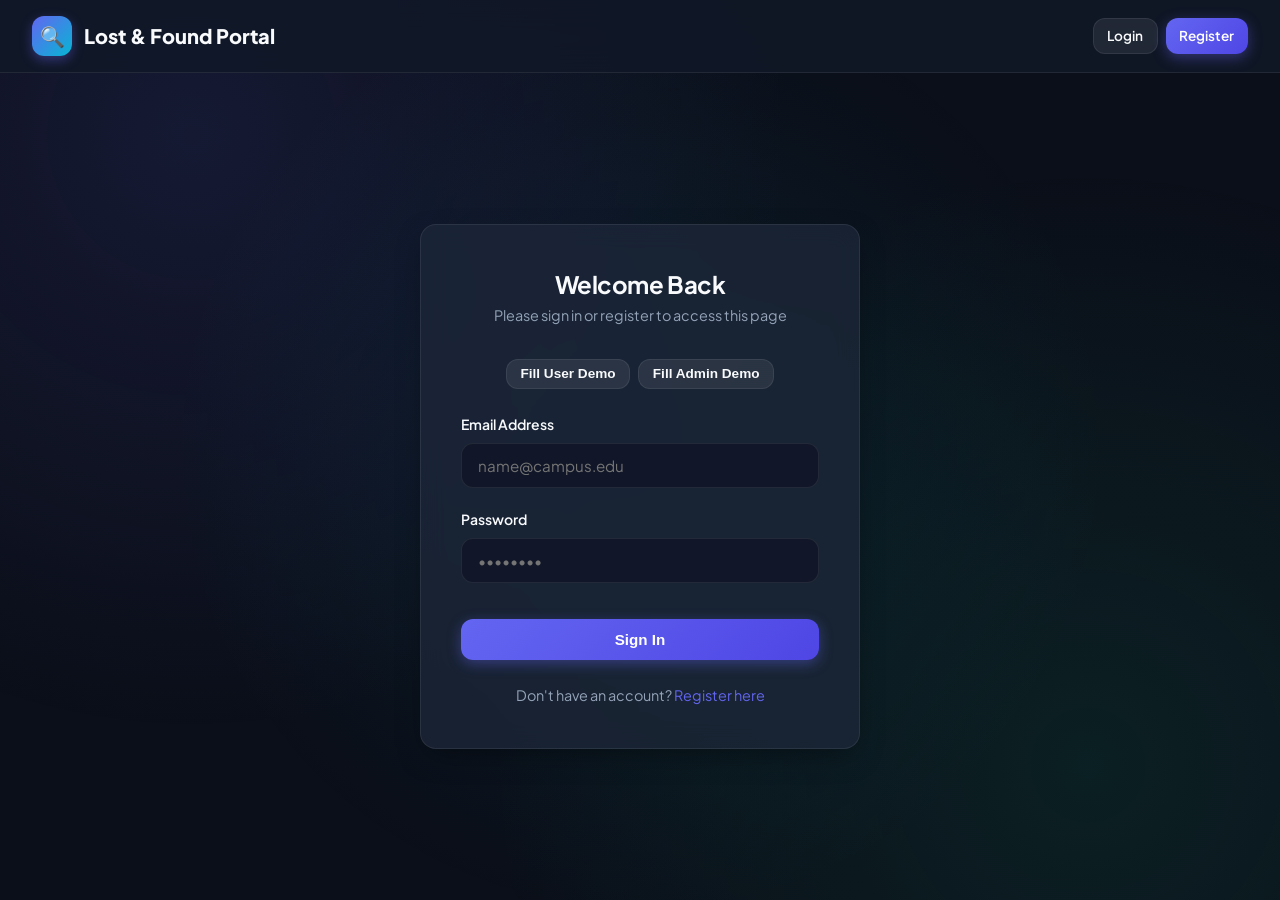
<file: frontend/user-dashboard.html>
<!DOCTYPE html>
<html lang="en">
<head>
  <meta charset="UTF-8">
  <meta name="viewport" content="width=device-width, initial-scale=1.0">
  <title>User Dashboard - Lost & Found Portal</title>
  <link rel="stylesheet" href="css/styles.css">
</head>
<body>

  <nav class="navbar">
    <div class="nav-container">
      <a href="index.html" class="brand">
        <div class="brand-icon">🔍</div>
        <span>Lost & Found Portal</span>
      </a>
      <div class="nav-links" id="nav-links-area"></div>
      <div id="user-nav-area"></div>
    </div>
  </nav>

  <main class="main-content">
    <div style="display:flex; justify-content:space-between; align-items:center; margin-bottom:2rem; flex-wrap:wrap; gap:1rem;">
      <div>
        <h1 id="welcome-heading">User Dashboard</h1>
        <p style="color:var(--text-muted);">Track your lost item reports, registered found items, and claim requests</p>
      </div>
      <div style="display:flex; gap:0.75rem;">
        <a href="report-lost.html" class="btn btn-primary">➕ Report Lost Item</a>
        <a href="register-found.html" class="btn btn-success">📦 Register Found Item</a>
      </div>
    </div>

    <!-- Tabs Navigation -->
    <div class="tabs">
      <button class="tab-btn active" onclick="switchTab('lost-reports')">My Lost Reports</button>
      <button class="tab-btn" onclick="switchTab('found-reports')">My Found Reports</button>
      <button class="tab-btn" onclick="switchTab('my-claims')">My Claims</button>
      <button class="tab-btn" onclick="switchTab('matches')">Matched Items</button>
      <button class="tab-btn" onclick="switchTab('returned')">Returned Items</button>
      <button class="tab-btn" onclick="switchTab('activity')">Recent Activity</button>
    </div>

    <!-- Tab 1: My Lost Reports -->
    <div id="tab-lost-reports" class="tab-content active">
      <div id="lost-reports-list" class="items-grid">Loading your lost item reports...</div>
    </div>

    <!-- Tab 2: My Found Reports -->
    <div id="tab-found-reports" class="tab-content">
      <div id="found-reports-list" class="items-grid">Loading your found item reports...</div>
    </div>

    <!-- Tab 3: My Claims -->
    <div id="tab-my-claims" class="tab-content">
      <div class="table-container">
        <table class="data-table">
          <thead>
            <tr>
              <th>Claim Code</th>
              <th>Found Item</th>
              <th>Date Submitted</th>
              <th>Status</th>
              <th>QR Verification</th>
              <th>Action</th>
            </tr>
          </thead>
          <tbody id="claims-table-body">
            <tr><td colspan="6" style="text-align:center;">Loading claims...</td></tr>
          </tbody>
        </table>
      </div>
    </div>

    <!-- Tab 4: Potential Matches -->
    <div id="tab-matches" class="tab-content">
      <div id="matches-container">
        <p style="color:var(--text-muted); margin-bottom:1rem;">Smart correlation matches based on category, title, date, location, and color similarity</p>
        <div id="matches-grid" style="display:flex; flex-direction:column; gap:1rem;">Loading matches...</div>
      </div>
    </div>

    <!-- Tab 5: Returned Items -->
    <div id="tab-returned" class="tab-content">
      <div id="returned-grid" class="items-grid">Loading returned items...</div>
    </div>

    <!-- Tab 6: Recent Activity -->
    <div id="tab-activity" class="tab-content">
      <div class="table-container">
        <table class="data-table">
          <thead>
            <tr>
              <th>Transaction Code</th>
              <th>Action</th>
              <th>Item Code</th>
              <th>Status Shift</th>
              <th>Date / Time</th>
              <th>Notes</th>
            </tr>
          </thead>
          <tbody id="activity-table-body">
            <tr><td colspan="6" style="text-align:center;">Loading user activity...</td></tr>
          </tbody>
        </table>
      </div>
    </div>
  </main>

  <!-- QR Display Modal -->
  <div id="qr-modal" class="card" style="display:none; position:fixed; top:50%; left:50%; transform:translate(-50%, -50%); z-index:1000; width:90%; max-width:400px; text-align:center; padding:2rem; box-shadow: 0 20px 50px rgba(0,0,0,0.8);">
    <h3>Found Item QR Code</h3>
    <p style="color:var(--text-muted); font-size:0.85rem; margin-bottom:1rem;">Attach this QR tag to the physical item for claim verification</p>
    <img id="qr-modal-img" src="" alt="QR Code" style="width:200px; height:200px; margin:0 auto 1rem; border-radius:12px; background:#fff; padding:10px;" />
    <div style="font-size:0.8rem; color:var(--text-subtle); margin-bottom:1.5rem;" id="qr-modal-code">--</div>
    <div style="display:flex; gap:0.5rem; justify-content:center;">
      <a id="qr-modal-download" href="#" class="btn btn-sm btn-primary" download>Download PNG</a>
      <button onclick="closeQrModal()" class="btn btn-sm btn-secondary">Close</button>
    </div>
  </div>

  <script src="js/app.js"></script>
  <script>
    function switchTab(tabId) {
      document.querySelectorAll('.tab-btn').forEach(btn => btn.classList.remove('active'));
      document.querySelectorAll('.tab-content').forEach(c => c.classList.remove('active'));

      event.target.classList.add('active');
      document.getElementById(`tab-${tabId}`).classList.add('active');
    }

    async function loadDashboardData() {
      const user = await requireAuth();
      if (!user) return;

      try {
        document.getElementById('welcome-heading').innerText = `Welcome, ${user.fullName}`;

        // 1. My Lost Items
        const lost = await fetchApi('/lost-items/my');
        const lostGrid = document.getElementById('lost-reports-list');
        if (!lost || lost.length === 0) {
          lostGrid.innerHTML = '<div class="card" style="grid-column:1/-1; text-align:center; padding:2rem;">No lost items reported yet.</div>';
        } else {
          lostGrid.innerHTML = lost.map(item => `
            <div class="card item-card">
              <img src="${item.imageUrl || 'https://images.unsplash.com/photo-1584438784894-089d6a62b8fa?w=500&auto=format&fit=crop&q=60'}" class="item-card-img" />
              <div class="item-card-header">
                <span class="item-title">${escapeHtml(item.itemName)}</span>
                ${getStatusBadge(item.status)}
              </div>
              <div class="item-meta">
                <span class="meta-tag">🏷️ ${escapeHtml(item.category)}</span>
                <span class="meta-tag">📍 ${escapeHtml(item.locationLost)}</span>
                <span class="meta-tag">📅 ${item.dateLost}</span>
              </div>
              <div style="margin-top:auto; font-size:0.8rem; color:var(--text-subtle);">Code: ${item.lostItemIdCode}</div>
            </div>
          `).join('');
        }

        // 2. My Found Items
        const found = await fetchApi('/found-items/my');
        const foundGrid = document.getElementById('found-reports-list');
        if (!found || found.length === 0) {
          foundGrid.innerHTML = '<div class="card" style="grid-column:1/-1; text-align:center; padding:2rem;">No found items registered yet.</div>';
        } else {
          foundGrid.innerHTML = found.map(item => `
            <div class="card item-card">
              <img src="${item.imageUrl || 'https://images.unsplash.com/photo-1584438784894-089d6a62b8fa?w=500&auto=format&fit=crop&q=60'}" class="item-card-img" />
              <div class="item-card-header">
                <span class="item-title">${escapeHtml(item.itemName)}</span>
                ${getStatusBadge(item.status)}
              </div>
              <div class="item-meta">
                <span class="meta-tag">🏷️ ${escapeHtml(item.category)}</span>
                <span class="meta-tag">📍 ${escapeHtml(item.locationFound)}</span>
                <span class="meta-tag">📅 ${item.dateFound}</span>
              </div>
              <div style="margin-top:auto; display:flex; justify-content:space-between; align-items:center;">
                <span style="font-size:0.75rem; color:var(--text-subtle);">${item.foundItemIdCode}</span>
                <button onclick="showQrModal('${item.qrCodeImageBase64}', '${item.qrCodeId}', ${item.id})" class="btn btn-sm btn-secondary">📱 QR Code</button>
              </div>
            </div>
          `).join('');
        }

        // 3. My Claims
        const claims = await fetchApi('/claims/my');
        const claimBody = document.getElementById('claims-table-body');
        if (!claims || claims.length === 0) {
          claimBody.innerHTML = '<tr><td colspan="6" style="text-align:center; padding:1.5rem;">No claims submitted yet.</td></tr>';
        } else {
          claimBody.innerHTML = claims.map(c => `
            <tr>
              <td><strong>${c.claimIdCode}</strong></td>
              <td>${escapeHtml(c.foundItemName)} (${c.foundItemCode})</td>
              <td>${c.createdAt ? c.createdAt.split('T')[0] : ''}</td>
              <td>${getStatusBadge(c.status)}</td>
              <td><span style="font-size:0.85rem; color:var(--text-muted);">${escapeHtml(c.qrVerificationResult || 'Pending QR Scan')}</span></td>
              <td><a href="claim-status.html" class="btn btn-sm btn-secondary">Track</a></td>
            </tr>
          `).join('');
        }

        // 4. Matches
        const matches = await fetchApi('/items/matches');
        const matchesGrid = document.getElementById('matches-grid');
        if (!matches || matches.length === 0) {
          matchesGrid.innerHTML = '<div class="card" style="text-align:center; padding:2rem;">No matching item correlation found at present.</div>';
        } else {
          matchesGrid.innerHTML = matches.map(m => `
            <div class="card" style="display:flex; justify-content:space-between; align-items:center; flex-wrap:wrap; gap:1rem;">
              <div>
                <div style="display:flex; align-items:center; gap:0.5rem; margin-bottom:0.3rem;">
                  <span class="badge badge-matched">Match Score: ${m.matchPercentage}%</span>
                  <span style="font-size:0.85rem; color:var(--text-muted);">${escapeHtml(m.matchReason)}</span>
                </div>
                <div><strong>Lost:</strong> ${escapeHtml(m.lostItem.itemName)} (${m.lostItem.lostItemIdCode}) ↔ <strong>Found:</strong> ${escapeHtml(m.foundItem.itemName)} (${m.foundItem.foundItemIdCode})</div>
              </div>
              <a href="claim-item.html?foundId=${m.foundItem.id}&lostId=${m.lostItem.id}" class="btn btn-sm btn-primary">Submit Claim</a>
            </div>
          `).join('');
        }

        // 5. Returned Items
        const allFound = await fetchApi('/found-items');
        const returned = allFound.filter(i => i.status === 'RETURNED');
        const returnedGrid = document.getElementById('returned-grid');
        if (!returned || returned.length === 0) {
          returnedGrid.innerHTML = '<div class="card" style="grid-column:1/-1; text-align:center; padding:2rem;">No items marked as returned yet.</div>';
        } else {
          returnedGrid.innerHTML = returned.map(item => `
            <div class="card item-card">
              <img src="${item.imageUrl || 'https://images.unsplash.com/photo-1584438784894-089d6a62b8fa?w=500&auto=format&fit=crop&q=60'}" class="item-card-img" />
              <div class="item-card-header">
                <span class="item-title">${escapeHtml(item.itemName)}</span>
                ${getStatusBadge(item.status)}
              </div>
              <div class="item-meta">
                <span class="meta-tag">📍 ${escapeHtml(item.locationFound)}</span>
                <span class="meta-tag">📅 ${item.dateFound}</span>
              </div>
            </div>
          `).join('');
        }

        // 6. User Activity
        const txns = await fetchApi('/transactions/my');
        const actBody = document.getElementById('activity-table-body');
        if (!txns || txns.length === 0) {
          actBody.innerHTML = '<tr><td colspan="6" style="text-align:center; padding:1.5rem;">No recent activity logs.</td></tr>';
        } else {
          actBody.innerHTML = txns.map(t => `
            <tr>
              <td><code>${t.transactionCode}</code></td>
              <td><strong>${escapeHtml(t.action)}</strong></td>
              <td>${escapeHtml(t.itemCode)}</td>
              <td>${t.previousStatus || 'NEW'} → ${t.newStatus}</td>
              <td>${t.timestamp ? t.timestamp.replace('T', ' ').substring(0, 19) : ''}</td>
              <td style="font-size:0.85rem; color:var(--text-muted);">${escapeHtml(t.notes)}</td>
            </tr>
          `).join('');
        }

      } catch (err) {}
    }

    function showQrModal(base64, qrId, itemId) {
      document.getElementById('qr-modal-img').src = base64;
      document.getElementById('qr-modal-code').innerText = `QR ID: ${qrId}`;
      document.getElementById('qr-modal-download').href = `/api/qr/image/${itemId}`;
      document.getElementById('qr-modal').style.display = 'block';
    }

    function closeQrModal() {
      document.getElementById('qr-modal').style.display = 'none';
    }

    document.addEventListener('DOMContentLoaded', loadDashboardData);
  </script>
</body>
</html>
</file>
<file: frontend/css/styles.css>
/* Lost & Found Portal Modern Stylesheet */

@import url('https://fonts.googleapis.com/css2?family=Plus+Jakarta+Sans:wght@300;400;500;600;700;800&display=swap');

:root {
  --bg-primary: #0b0f19;
  --bg-surface: #111827;
  --bg-card: rgba(30, 41, 59, 0.7);
  --bg-card-hover: rgba(51, 65, 85, 0.8);
  --border-color: rgba(255, 255, 255, 0.08);
  --border-highlight: rgba(99, 102, 241, 0.3);
  
  --primary: #6366f1;
  --primary-hover: #4f46e5;
  --primary-glow: rgba(99, 102, 241, 0.25);
  
  --accent-cyan: #06b6d4;
  --accent-emerald: #10b981;
  --accent-amber: #f59e0b;
  --accent-rose: #f43f5e;
  
  --text-main: #f8fafc;
  --text-muted: #94a3b8;
  --text-subtle: #64748b;
  
  --radius-sm: 8px;
  --radius-md: 12px;
  --radius-lg: 16px;
  --radius-xl: 24px;
  
  --shadow-main: 0 10px 30px -10px rgba(0, 0, 0, 0.5);
  --shadow-glow: 0 0 25px rgba(99, 102, 241, 0.3);
  --transition: all 0.25s cubic-bezier(0.4, 0, 0.2, 1);
}

* {
  margin: 0;
  padding: 0;
  box-sizing: border-box;
}

body {
  font-family: 'Plus Jakarta Sans', -apple-system, BlinkMacSystemFont, sans-serif;
  background-color: var(--bg-primary);
  color: var(--text-main);
  min-height: 100vh;
  display: flex;
  flex-direction: column;
  line-height: 1.6;
  overflow-x: hidden;
}

/* Background Animated Gradient Mesh */
body::before {
  content: '';
  position: fixed;
  top: 0;
  left: 0;
  width: 100vw;
  height: 100vh;
  background: 
    radial-gradient(circle at 15% 15%, rgba(99, 102, 241, 0.12) 0%, transparent 45%),
    radial-gradient(circle at 85% 85%, rgba(16, 185, 129, 0.1) 0%, transparent 45%),
    radial-gradient(circle at 50% 50%, rgba(6, 182, 212, 0.08) 0%, transparent 60%);
  pointer-events: none;
  z-index: -1;
}

/* Typography & Links */
a {
  color: var(--primary);
  text-decoration: none;
  transition: var(--transition);
}

a:hover {
  color: #818cf8;
}

h1, h2, h3, h4, h5, h6 {
  color: var(--text-main);
  font-weight: 700;
  letter-spacing: -0.02em;
}

/* Navbar */
.navbar {
  background: rgba(17, 24, 39, 0.85);
  backdrop-filter: blur(16px);
  border-bottom: 1px solid var(--border-color);
  position: sticky;
  top: 0;
  z-index: 100;
  padding: 1rem 2rem;
}

.nav-container {
  max-width: 1280px;
  margin: 0 auto;
  display: flex;
  align-items: center;
  justify-content: space-between;
}

.brand {
  display: flex;
  align-items: center;
  gap: 0.75rem;
  font-size: 1.25rem;
  font-weight: 800;
  color: var(--text-main);
  text-decoration: none;
}

.brand-icon {
  width: 40px;
  height: 40px;
  background: linear-gradient(135deg, var(--primary), var(--accent-cyan));
  border-radius: var(--radius-md);
  display: flex;
  align-items: center;
  justify-content: center;
  font-size: 1.25rem;
  box-shadow: 0 4px 12px rgba(99, 102, 241, 0.4);
}

.nav-links {
  display: flex;
  align-items: center;
  gap: 1.5rem;
  list-style: none;
}

.nav-link {
  color: var(--text-muted);
  font-weight: 500;
  font-size: 0.95rem;
  padding: 0.5rem 0.75rem;
  border-radius: var(--radius-sm);
  transition: var(--transition);
}

.nav-link:hover, .nav-link.active {
  color: var(--text-main);
  background: rgba(255, 255, 255, 0.05);
}

.user-badge {
  display: flex;
  align-items: center;
  gap: 0.75rem;
  background: rgba(255, 255, 255, 0.05);
  padding: 0.35rem 0.85rem;
  border-radius: 50px;
  border: 1px solid var(--border-color);
  font-size: 0.875rem;
}

.role-pill {
  font-size: 0.7rem;
  padding: 0.15rem 0.5rem;
  border-radius: 50px;
  font-weight: 700;
  text-transform: uppercase;
}

.role-pill.admin {
  background: rgba(244, 63, 94, 0.2);
  color: #fda4af;
  border: 1px solid rgba(244, 63, 94, 0.3);
}

.role-pill.user {
  background: rgba(99, 102, 241, 0.2);
  color: #a5b4fc;
  border: 1px solid rgba(99, 102, 241, 0.3);
}

/* Main Container */
.main-content {
  flex: 1;
  max-width: 1280px;
  width: 100%;
  margin: 0 auto;
  padding: 2rem;
}

/* Hero Section */
.hero {
  text-align: center;
  padding: 4rem 1rem 3rem;
  max-width: 800px;
  margin: 0 auto;
}

.hero-badge {
  display: inline-flex;
  align-items: center;
  gap: 0.5rem;
  padding: 0.4rem 1rem;
  background: rgba(99, 102, 241, 0.12);
  border: 1px solid var(--border-highlight);
  border-radius: 50px;
  color: #a5b4fc;
  font-size: 0.875rem;
  font-weight: 600;
  margin-bottom: 1.5rem;
}

.hero-title {
  font-size: 3rem;
  line-height: 1.15;
  margin-bottom: 1.25rem;
  background: linear-gradient(135deg, #ffffff 0%, #cbd5e1 100%);
  -webkit-background-clip: text;
  -webkit-text-fill-color: transparent;
}

.hero-highlight {
  background: linear-gradient(135deg, #818cf8 0%, #38bdf8 100%);
  -webkit-background-clip: text;
  -webkit-text-fill-color: transparent;
}

.hero-desc {
  font-size: 1.15rem;
  color: var(--text-muted);
  margin-bottom: 2rem;
}

.hero-actions {
  display: flex;
  justify-content: center;
  gap: 1rem;
  flex-wrap: wrap;
}

/* Buttons */
.btn {
  display: inline-flex;
  align-items: center;
  justify-content: center;
  gap: 0.5rem;
  padding: 0.75rem 1.5rem;
  font-size: 0.95rem;
  font-weight: 600;
  border-radius: var(--radius-md);
  border: none;
  cursor: pointer;
  transition: var(--transition);
  text-decoration: none;
}

.btn-primary {
  background: linear-gradient(135deg, var(--primary), var(--primary-hover));
  color: #fff;
  box-shadow: 0 4px 14px rgba(99, 102, 241, 0.4);
}

.btn-primary:hover {
  transform: translateY(-2px);
  box-shadow: 0 6px 20px rgba(99, 102, 241, 0.6);
  color: #fff;
}

.btn-secondary {
  background: rgba(255, 255, 255, 0.08);
  color: var(--text-main);
  border: 1px solid var(--border-color);
}

.btn-secondary:hover {
  background: rgba(255, 255, 255, 0.12);
  color: var(--text-main);
}

.btn-success {
  background: linear-gradient(135deg, #10b981, #059669);
  color: #fff;
  box-shadow: 0 4px 14px rgba(16, 185, 129, 0.4);
}

.btn-danger {
  background: linear-gradient(135deg, #f43f5e, #e11d48);
  color: #fff;
  box-shadow: 0 4px 14px rgba(244, 63, 94, 0.4);
}

.btn-warning {
  background: linear-gradient(135deg, #f59e0b, #d97706);
  color: #fff;
}

.btn-sm {
  padding: 0.4rem 0.85rem;
  font-size: 0.85rem;
}

/* Cards & Glass Containers */
.card {
  background: var(--bg-card);
  backdrop-filter: blur(12px);
  border: 1px solid var(--border-color);
  border-radius: var(--radius-lg);
  padding: 1.5rem;
  box-shadow: var(--shadow-main);
  transition: var(--transition);
}

.card:hover {
  border-color: rgba(255, 255, 255, 0.15);
}

/* Dashboard Grid & Stats */
.stats-grid {
  display: grid;
  grid-template-columns: repeat(auto-fit, minmax(220px, 1fr));
  gap: 1.25rem;
  margin-bottom: 2rem;
}

.stat-card {
  display: flex;
  align-items: center;
  gap: 1.25rem;
  background: var(--bg-card);
  border: 1px solid var(--border-color);
  border-radius: var(--radius-md);
  padding: 1.25rem;
}

.stat-icon {
  width: 50px;
  height: 50px;
  border-radius: var(--radius-md);
  display: flex;
  align-items: center;
  justify-content: center;
  font-size: 1.5rem;
  background: rgba(99, 102, 241, 0.15);
  color: #818cf8;
}

.stat-value {
  font-size: 1.75rem;
  font-weight: 800;
  line-height: 1.1;
}

.stat-label {
  font-size: 0.85rem;
  color: var(--text-muted);
}

/* Tabs */
.tabs {
  display: flex;
  gap: 0.5rem;
  border-bottom: 1px solid var(--border-color);
  margin-bottom: 1.5rem;
  overflow-x: auto;
}

.tab-btn {
  background: none;
  border: none;
  color: var(--text-muted);
  font-size: 0.95rem;
  font-weight: 600;
  padding: 0.75rem 1.25rem;
  cursor: pointer;
  border-bottom: 2px solid transparent;
  transition: var(--transition);
}

.tab-btn:hover {
  color: var(--text-main);
}

.tab-btn.active {
  color: var(--primary);
  border-bottom-color: var(--primary);
}

.tab-content {
  display: none;
}

.tab-content.active {
  display: block;
}

/* Items Grid */
.items-grid {
  display: grid;
  grid-template-columns: repeat(auto-fill, minmax(300px, 1fr));
  gap: 1.5rem;
}

.item-card {
  display: flex;
  flex-direction: column;
  height: 100%;
  position: relative;
  overflow: hidden;
}

.item-card-img {
  width: 100%;
  height: 180px;
  object-fit: cover;
  border-radius: var(--radius-md);
  background: rgba(255, 255, 255, 0.03);
  margin-bottom: 1rem;
}

.item-card-header {
  display: flex;
  align-items: flex-start;
  justify-content: space-between;
  gap: 0.5rem;
  margin-bottom: 0.5rem;
}

.item-title {
  font-size: 1.1rem;
  font-weight: 700;
}

.item-meta {
  display: flex;
  flex-wrap: wrap;
  gap: 0.75rem;
  font-size: 0.85rem;
  color: var(--text-muted);
  margin-bottom: 1rem;
}

.meta-tag {
  display: inline-flex;
  align-items: center;
  gap: 0.35rem;
}

/* Badges */
.badge {
  display: inline-flex;
  align-items: center;
  gap: 0.35rem;
  padding: 0.25rem 0.65rem;
  border-radius: 50px;
  font-size: 0.75rem;
  font-weight: 700;
  text-transform: uppercase;
  letter-spacing: 0.05em;
}

.badge-type-lost {
  background: rgba(244, 63, 94, 0.15);
  color: #fda4af;
  border: 1px solid rgba(244, 63, 94, 0.3);
}

.badge-type-found {
  background: rgba(16, 185, 129, 0.15);
  color: #6ee7b7;
  border: 1px solid rgba(16, 185, 129, 0.3);
}

.badge-reported {
  background: rgba(245, 158, 11, 0.15);
  color: #fcd34d;
  border: 1px solid rgba(245, 158, 11, 0.3);
}

.badge-matched {
  background: rgba(168, 85, 247, 0.15);
  color: #d8b4fe;
  border: 1px solid rgba(168, 85, 247, 0.3);
}

.badge-claimed {
  background: rgba(6, 182, 212, 0.15);
  color: #67e8f9;
  border: 1px solid rgba(6, 182, 212, 0.3);
}

.badge-returned {
  background: rgba(16, 185, 129, 0.15);
  color: #6ee7b7;
  border: 1px solid rgba(16, 185, 129, 0.3);
}

.badge-rejected {
  background: rgba(244, 63, 94, 0.15);
  color: #fda4af;
  border: 1px solid rgba(244, 63, 94, 0.3);
}

/* Forms & Inputs */
.form-group {
  margin-bottom: 1.25rem;
}

.form-label {
  display: block;
  font-size: 0.875rem;
  font-weight: 600;
  color: var(--text-main);
  margin-bottom: 0.5rem;
}

.form-control {
  width: 100%;
  padding: 0.75rem 1rem;
  background: rgba(17, 24, 39, 0.9);
  border: 1px solid var(--border-color);
  border-radius: var(--radius-md);
  color: var(--text-main);
  font-size: 0.95rem;
  font-family: inherit;
  transition: var(--transition);
}

.form-control:focus {
  outline: none;
  border-color: var(--primary);
  box-shadow: 0 0 0 3px var(--primary-glow);
}

textarea.form-control {
  min-height: 100px;
  resize: vertical;
}

.form-row {
  display: grid;
  grid-template-columns: repeat(auto-fit, minmax(240px, 1fr));
  gap: 1.25rem;
}

/* Tables */
.table-container {
  overflow-x: auto;
  border-radius: var(--radius-md);
  border: 1px solid var(--border-color);
}

.data-table {
  width: 100%;
  border-collapse: collapse;
  text-align: left;
  font-size: 0.9rem;
}

.data-table th {
  background: rgba(17, 24, 39, 0.9);
  color: var(--text-muted);
  font-weight: 600;
  padding: 0.85rem 1rem;
  border-bottom: 1px solid var(--border-color);
  white-space: nowrap;
}

.data-table td {
  padding: 0.85rem 1rem;
  border-bottom: 1px solid var(--border-color);
  vertical-align: middle;
}

.data-table tr:last-child td {
  border-bottom: none;
}

.data-table tr:hover {
  background: rgba(255, 255, 255, 0.02);
}

/* QR Scanner Box */
.qr-scanner-box {
  background: #000;
  border-radius: var(--radius-lg);
  overflow: hidden;
  position: relative;
  min-height: 300px;
  display: flex;
  align-items: center;
  justify-content: center;
  border: 2px dashed var(--border-highlight);
}

#qr-video {
  width: 100%;
  max-height: 400px;
  object-fit: cover;
}

.scanner-laser {
  position: absolute;
  width: 80%;
  height: 2px;
  background: #10b981;
  box-shadow: 0 0 15px #10b981;
  animation: scanAnimation 2s infinite ease-in-out;
  display: none;
}

@keyframes scanAnimation {
  0% { top: 10%; }
  50% { top: 90%; }
  100% { top: 10%; }
}

/* Toast Notifications */
.toast-container {
  position: fixed;
  bottom: 2rem;
  right: 2rem;
  z-index: 1000;
  display: flex;
  flex-direction: column;
  gap: 0.75rem;
}

.toast {
  padding: 0.85rem 1.25rem;
  border-radius: var(--radius-md);
  background: rgba(30, 41, 59, 0.95);
  backdrop-filter: blur(10px);
  color: #fff;
  border: 1px solid var(--border-color);
  box-shadow: 0 10px 25px rgba(0, 0, 0, 0.4);
  font-size: 0.9rem;
  display: flex;
  align-items: center;
  gap: 0.75rem;
  animation: slideIn 0.3s ease-out;
}

.toast.success { border-left: 4px solid var(--accent-emerald); }
.toast.error { border-left: 4px solid var(--accent-rose); }

@keyframes slideIn {
  from { transform: translateX(100%); opacity: 0; }
  to { transform: translateX(0); opacity: 1; }
}

/* Footer */
footer {
  margin-top: auto;
  border-top: 1px solid var(--border-color);
  padding: 1.5rem;
  text-align: center;
  font-size: 0.85rem;
  color: var(--text-muted);
}

/* Responsive adjustments */
@media (max-width: 768px) {
  .hero-title { font-size: 2.2rem; }
  .nav-links { display: none; }
  .main-content { padding: 1rem; }
}
</file>
